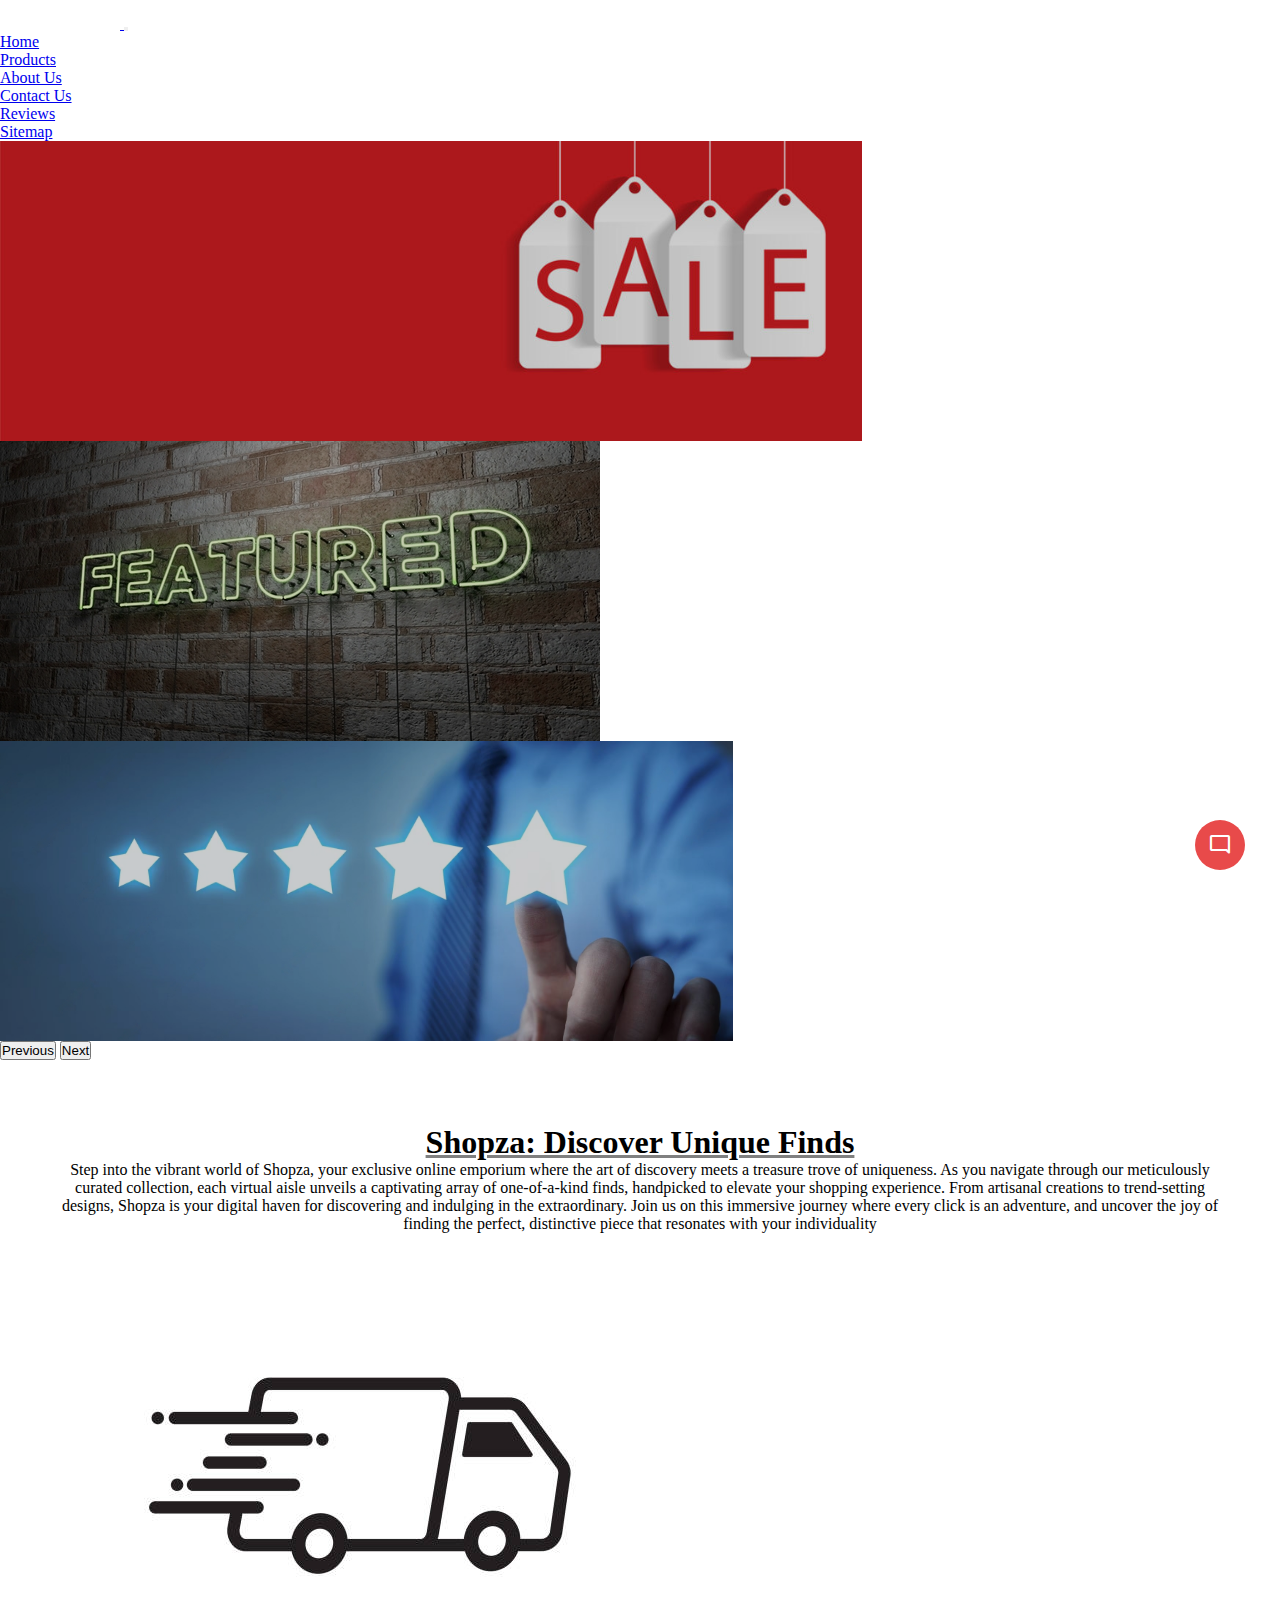
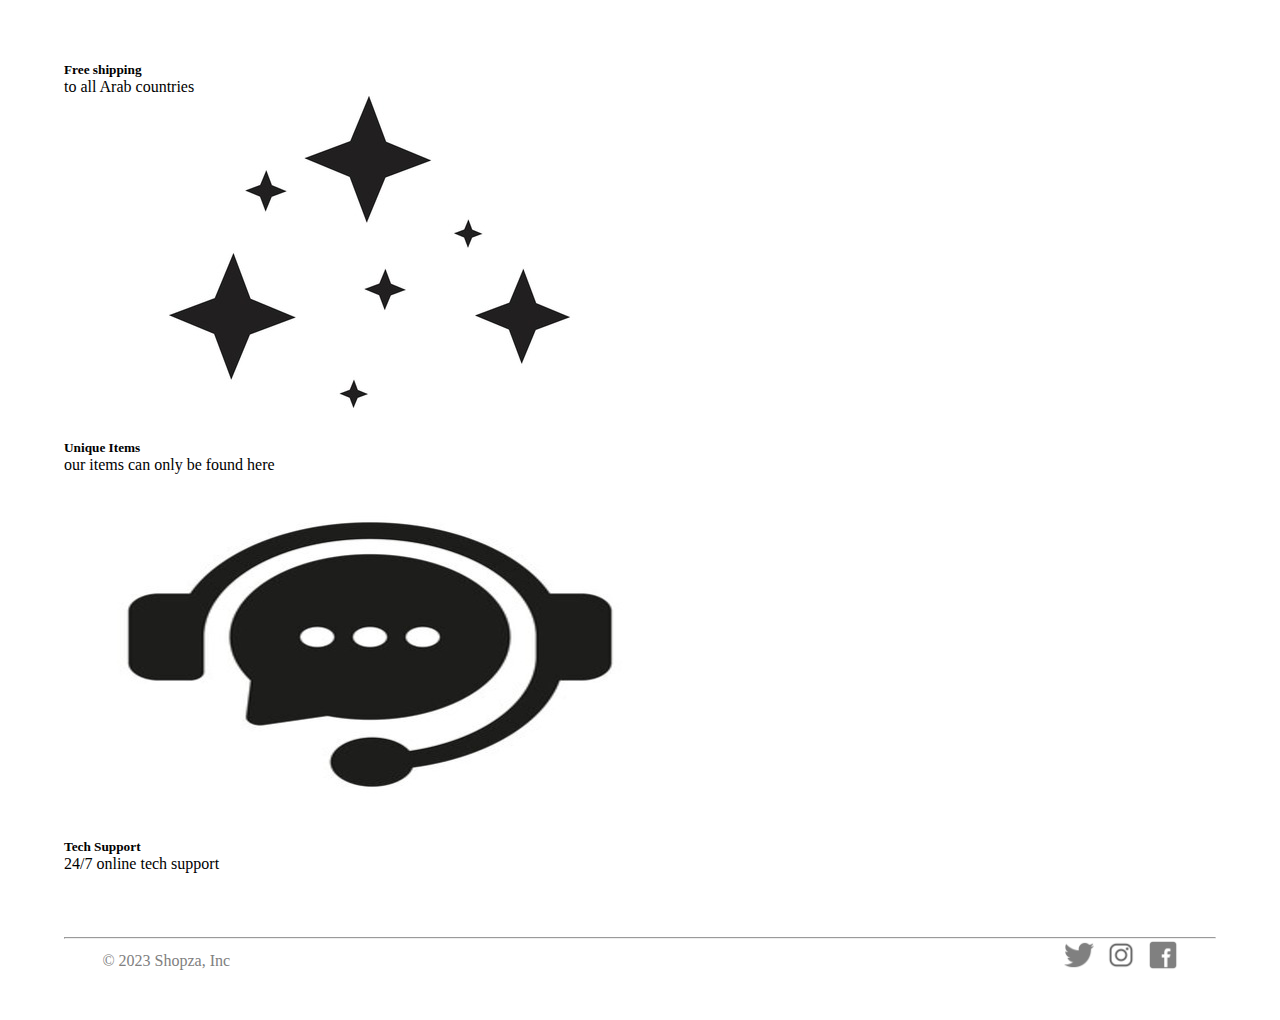
<file: index.html>
<!DOCTYPE html>
<html lang="en">

<head>
  <title>Shopza</title>
  <link href="styles.css" rel="stylesheet">
  <link href="https://cdn.jsdelivr.net/npm/bootstrap@5.3.2/dist/css/bootstrap.min.css" rel="stylesheet"
    integrity="sha384-T3c6CoIi6uLrA9TneNEoa7RxnatzjcDSCmG1MXxSR1GAsXEV/Dwwykc2MPK8M2HN" crossorigin="anonymous">
  <script src="https://cdn.jsdelivr.net/npm/bootstrap@5.3.2/dist/js/bootstrap.bundle.min.js"
    integrity="sha384-C6RzsynM9kWDrMNeT87bh95OGNyZPhcTNXj1NW7RuBCsyN/o0jlpcV8Qyq46cDfL"
    crossorigin="anonymous"></script>
  <script src="script.js" defer></script>
  <link rel="stylesheet" href="chatbot.css">
  <link rel="stylesheet"
    href="https://fonts.googleapis.com/css2?family=Material+Symbols+Outlined:opsz,wght,FILL,GRAD@48,400,0,0" />
  <link rel="stylesheet"
    href="https://fonts.googleapis.com/css2?family=Material+Symbols+Rounded:opsz,wght,FILL,GRAD@48,400,1,0" />
</head>

<body>
  <!--Navigation Bar-->
  <nav class="navbar navbar-expand-lg navbar-dark bg-dark">
    <div class="container-fluid">
      <a class="navbar-brand" href="index.html">
        <img class="logo" src="data/white_logo.png" width="120px">
      </a>
      <button class="navbar-toggler" type="button" data-bs-toggle="collapse" data-bs-target="#navbarSupportedContent"
        aria-controls="navbarSupportedContent" aria-expanded="false" aria-label="Toggle navigation">
        <span class="navbar-toggler-icon"></span>
      </button>
      <div class="collapse navbar-collapse" id="navbarSupportedContent">
        <ul class="navbar-nav ms-auto">
          <li class="nav-item">
            <a class="nav-link active" aria-current="page" href="index.html">Home</a>
          </li>
          <li class="nav-item">
            <a class="nav-link" href="products.html">Products</a>
          </li>
          <li class="nav-item">
            <a class="nav-link" href="About us.html">About Us</a>
          </li>
          <li class="nav-item">
            <a class="nav-link" href="Contact us.html">Contact Us</a>
          </li>
          <li class="nav-item">
            <a class="nav-link" href="reviews.html">Reviews</a>
          </li>
          <li class="nav-item">
            <a class="nav-link" href="SiteMap.html">Sitemap</a>
          </li>
        </ul>
      </div>
    </div>
  </nav>
  <!--End of navigation bar-->
  <!--Carousel Slide-->
  <div id="carouselExample" class="carousel slide c">
    <div class="carousel-inner">
      <div class="carousel-item active c-item">
        <a href="products.html#sale"><img src="data/sale.jpg" class="d-block w-100 c-img" alt="..."></a>
        <div class="carousel-caption d-md-block">
          <h5 class="carsouel-text">Exclusive Sales</h5>
          <p class="carsouel-text">Best prices you'll get anywhere!</p>
        </div>
      </div>
      <div class="carousel-item c-item">
        <a href="products.html#featured"><img src="data/featured.jpeg" class="d-block w-100 c-img" alt="..."></a>
        <div class="carousel-caption d-md-block">
          <h5 class="carsouel-text">Featured Gems</h5>
          <p class="carsouel-text">Explore our Spotlight Collection</p>
        </div>
      </div>
      <div class="carousel-item c-item">
        <a href="reviews.html#revs"><img src="data/5stars.jpeg" class="d-block w-100 c-img" alt="..."></a>
        <div class="carousel-caption d-md-block">
          <h5 class="carsouel-text">Top Rated Site</h5>
          <p class="carsouel-text">The best experience you'll get anywhere</p>
        </div>
      </div>
    </div>
    <button class="carousel-control-prev" type="button" data-bs-target="#carouselExample" data-bs-slide="prev">
      <span class="carousel-control-prev-icon" aria-hidden="true"></span>
      <span class="visually-hidden">Previous</span>
    </button>
    <button class="carousel-control-next" type="button" data-bs-target="#carouselExample" data-bs-slide="next">
      <span class="carousel-control-next-icon" aria-hidden="true"></span>
      <span class="visually-hidden">Next</span>
    </button>
  </div>
  <!--End of Slide-->
  <h1 class="title">Shopza: Discover Unique Finds</h1>
  <p style="text-align: center; margin: auto 4%;">Step into the vibrant world of Shopza, your exclusive online emporium
    where the art of discovery meets a treasure trove of uniqueness. As you navigate through our meticulously curated
    collection, each virtual aisle unveils a captivating array of one-of-a-kind finds, handpicked to elevate your
    shopping experience. From artisanal creations to trend-setting designs, Shopza is your digital haven for discovering
    and indulging in the extraordinary. Join us on this immersive journey where every click is an adventure, and uncover
    the joy of finding the perfect, distinctive piece that resonates with your individuality</p>
  <!--First set of cards-->
  <div style="margin: 5%;">
    <div class="row gy-3">
      <div class="col-md-4">
        <div class="card featureCard">
          <img src="data/free_shiping.jpg" class="card-img-top" alt="...">
          <div class="card-body">
            <h5 class="card-title">Free shipping</h5>
            <p class="card-text">to all Arab countries</p>
          </div>
        </div>
      </div>
      <div class="col-md-4">
        <div class="card featureCard">
          <img src="data/stars.jpg" class="card-img-top" alt="...">
          <div class="card-body">
            <h5 class="card-title" style="padding-top: 28px;">Unique Items</h5>
            <p class="card-text">our items can only be found here</p>
          </div>
        </div>
      </div>
      <div class="col-md-4">
        <div class="card featureCard">
          <img src="data/tech_support.jpg" class="card-img-top" alt="...">
          <div class="card-body">
            <h5 class="card-title">Tech Support</h5>
            <p class="card-text">24/7 online tech support</p>
          </div>
        </div>
      </div>
    </div>
  </div>
  <!--End of first set of cards-->
  <footer>
    <hr>
    <p>&COPY; 2023 Shopza, Inc</p>
    <div>
      <img src="data/twitter-512.png" alt="twitter" onclick="window.location.href = 'https://www.twitter.com/'">
      <img src="data/instagram.png" alt="instagram" onclick="window.location.href = 'https://www.instagram.com/'">
      <img src="data/facebook.png" alt="facebook" onclick="window.location.href = 'https://www.facebook.com/'"
        style="margin-right: 8%;">
    </div>
  </footer>
  <!--Chatbot start-->
  <button class="chatbot-toggler">
    <span class="material-symbols-rounded">mode_comment</span>
    <span class="material-symbols-outlined">close</span>
  </button>
  <div class="chatbot">
    <header>
      <h2>Chatbot</h2>
      <span class="close-btn material-symbols-outlined">close</span>
    </header>
    <ul class="chatbox">
      <li class="chat incoming">
        <span class="material-symbols-outlined">smart_toy</span>
        <p>Hi there 👋<br>How can I help you today?</p>
      </li>
    </ul>
    <div class="chat-input">
      <textarea placeholder="Enter a message..." spellcheck="false" required></textarea>
      <span id="send-btn" class="material-symbols-rounded">send</span>
    </div>
  </div>
  <!--Chatbot finished-->
</body>

</html>
</file>
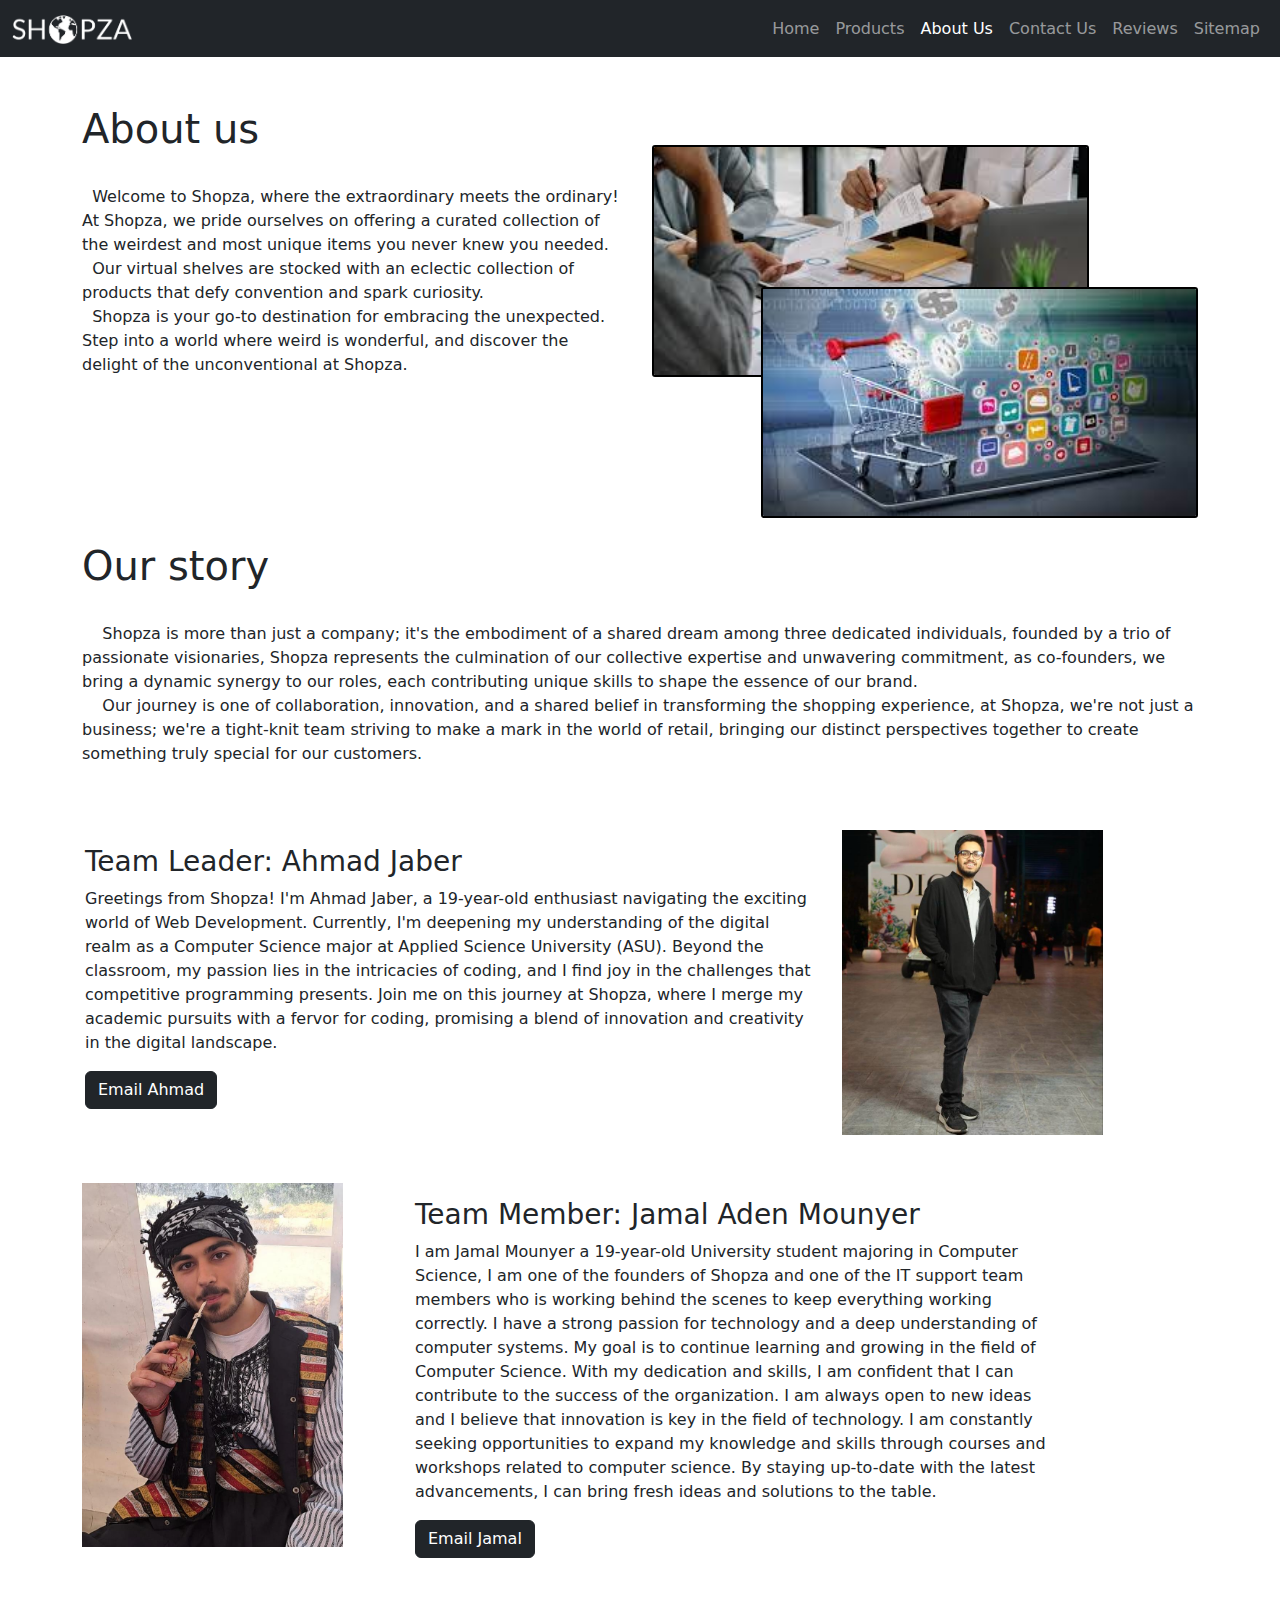
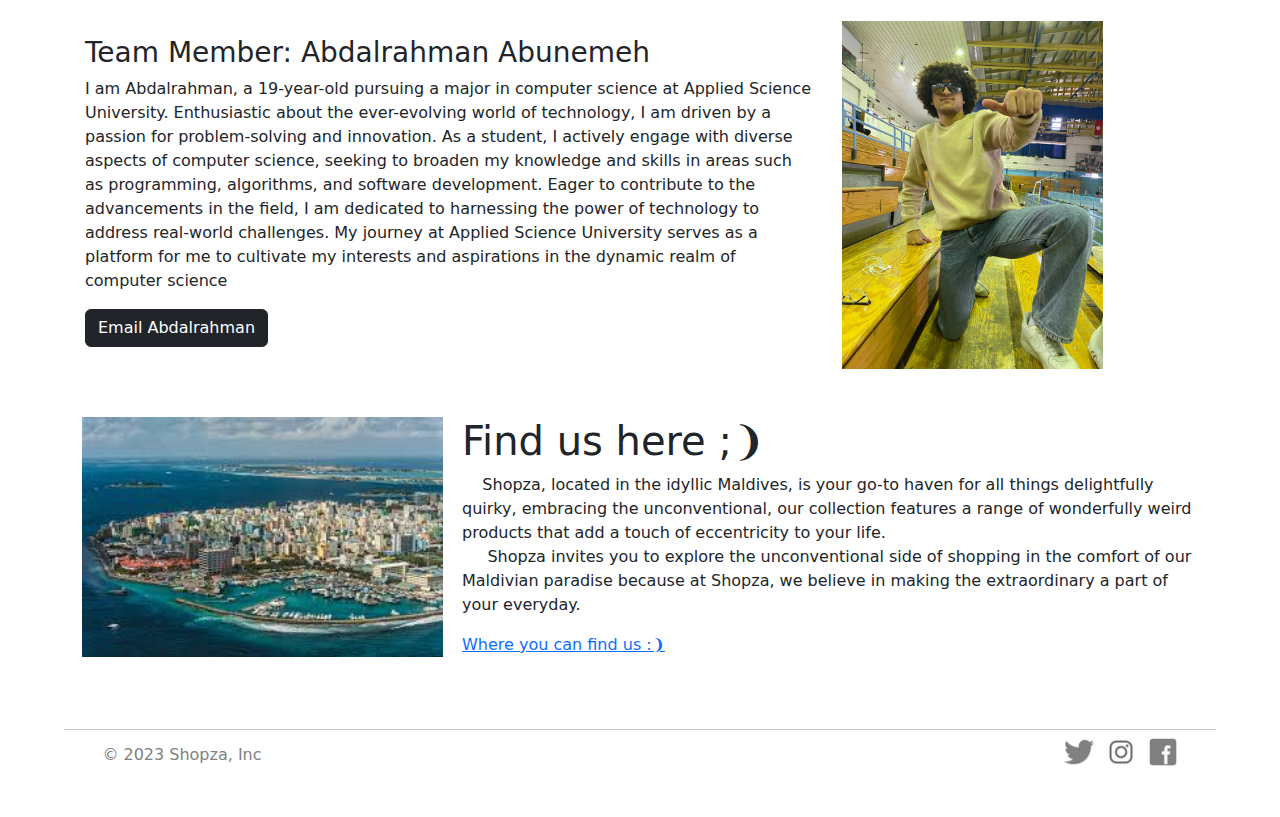
<file: About us.html>
<!DOCTYPE html>
<html lang="en">

<head>
  <link rel="stylesheet" href="styles.css">
  <link href="https://cdn.jsdelivr.net/npm/bootstrap@5.1.3/dist/css/bootstrap.min.css" rel="stylesheet">
  <title>About us</title>
</head>

<body>
  <nav class="navbar navbar-expand-lg navbar-dark bg-dark">
    <div class="container-fluid">
      <a class="navbar-brand" href="index.html">
        <img class="logo" src="data/white_logo.png" width="120px">
      </a>
      <button class="navbar-toggler" type="button" data-bs-toggle="collapse" data-bs-target="#navbarSupportedContent"
        aria-controls="navbarSupportedContent" aria-expanded="false" aria-label="Toggle navigation">
        <span class="navbar-toggler-icon"></span>
      </button>
      <div class="collapse navbar-collapse" id="navbarSupportedContent">
        <ul class="navbar-nav ms-auto">
          <li class="nav-item">
            <a class="nav-link" aria-current="page" href="index.html">Home</a>
          </li>
          <li class="nav-item">
            <a class="nav-link" href="products.html">Products</a>
          </li>
          <li class="nav-item">
            <a class="nav-link active" href="About us.html">About Us</a>
          </li>
          <li class="nav-item">
            <a class="nav-link" href="Contact us.html">Contact Us</a>
          </li>
          <li class="nav-item">
            <a class="nav-link" href="reviews.html">Reviews</a>
          </li>
          <li class="nav-item">
            <a class="nav-link" href="SiteMap.html">Sitemap</a>
          </li>
        </ul>
      </div>
    </div>
  </nav> <br> <br>
  <div class="container">
    <div class="row">
      <div class="col">
        <h1>About us</h1>
      </div>
    </div><br>
    <div class="row">
      <div class="col-6" style="text-align: left;">
        <p>
          &nbsp;&nbsp;Welcome to Shopza, where the extraordinary meets the ordinary! At Shopza, we pride ourselves on
          offering a curated collection of the weirdest and most unique items you never knew you needed.<br>
          &nbsp;&nbsp;Our virtual shelves are stocked with an eclectic collection of products that defy convention and
          spark curiosity.<br>
          &nbsp;&nbsp;Shopza is your go-to destination for embracing the unexpected. Step into a world where weird is
          wonderful, and discover the delight of the unconventional at Shopza.
        </p>
      </div>
      <div class="col-6">
        <!--Add two photos over each other-->
        <img src="Images/Bussiness.jpg"
          style="background-color: aquamarine; width: 80%; margin-right: 20%; margin-top:-40px; border:2px solid black; border-radius: 3px;">
        <img src="Images/Online shopping.jpg"
          style="background-color: brown; width: 80%; margin-left:20%; margin-top:-90px; border:2px solid black; border-radius:3px;">
      </div>
    </div><br>
    <div class="row">
      <div class="col">
        <h1>Our story</h1><br>
        <p>
          &nbsp;&nbsp;&nbsp;&nbsp;Shopza is more than just a company; it's the embodiment of a shared dream among three
          dedicated individuals,
          founded by a trio of passionate visionaries, Shopza represents the culmination of our collective expertise and
          unwavering commitment,
          as co-founders, we bring a dynamic synergy to our roles, each contributing unique skills to shape the essence
          of our brand.
          <br>&nbsp;&nbsp;&nbsp;&nbsp;Our journey is one of collaboration, innovation, and a shared belief in
          transforming the shopping experience,
          at Shopza, we're not just a business; we're a tight-knit team striving to make a mark in the world of retail,
          bringing our distinct perspectives together to create something truly special for our customers.
        </p>
      </div>
    </div><br><br>
    <div class="row">
      <div class="col-8" style="padding:15px; ">
        <h3>Team Leader: Ahmad Jaber</h3>
        <!--About him-->
        <p>Greetings from Shopza! I'm Ahmad Jaber, a 19-year-old enthusiast navigating the exciting world of Web
          Development. Currently, I'm deepening my understanding of the digital realm as a Computer Science major at
          Applied Science University (ASU). Beyond the classroom, my passion lies in the intricacies of coding, and I
          find joy in the challenges that competitive programming presents. Join me on this journey at Shopza, where I
          merge my academic pursuits with a fervor for coding, promising a blend of innovation and creativity in the
          digital landscape.</p>
        <a href="emailto:aduplays0@gmail.com" class="btn btn-dark">Email Ahmad</a>
      </div>
      <div class="col-3">
        <img src="Images/Ahmad.jfif" width="100%">
      </div>
    </div><br><br>
    <div class="row">
      <div class="col-3">
        <img src="Images/Jamal.jfif" width="100%">
      </div>
      <div class="col-8" style="padding:15px 60px;">
        <h3>Team Member: Jamal Aden Mounyer</h3>
        <!--About him-->
        <p>I am Jamal Mounyer a 19-year-old University student majoring in Computer Science, I am one of the founders of Shopza and one of the IT support team members who is working behind the scenes to keep everything working correctly. 

I have a strong passion for technology and a deep understanding of computer systems. My goal is to continue learning and growing in the field of Computer Science. With my dedication and skills, I am confident that I can contribute to the success of the organization. 

I am always open to new ideas and I believe that innovation is key in the field of technology. I am constantly seeking opportunities to expand my knowledge and skills through courses and workshops related to computer science. By staying up-to-date with the latest advancements, I can bring fresh ideas and solutions to the table.</p>
        <a href="emailto:jamal.aldeen.almoner1@gmail.com" class="btn btn-dark">Email Jamal</a>
      </div>
    </div><br><br>
    <div class="row">
      <div class="col-8" style="padding:15px;">
        <h3>Team Member: Abdalrahman Abunemeh</h3>
        <!--About him-->
        <p>I am Abdalrahman, a 19-year-old pursuing a major in computer science at Applied Science University.
          Enthusiastic about the ever-evolving world of technology, I am driven by a passion for problem-solving and
          innovation. As a student, I actively engage with diverse aspects of computer science, seeking to broaden my
          knowledge and skills in areas such as programming, algorithms, and software development. Eager to contribute
          to the advancements in the field, I am dedicated to harnessing the power of technology to address real-world
          challenges. My journey at Applied Science University serves as a platform for me to cultivate my interests and
          aspirations in the dynamic realm of computer science</p>
        <a href="emailto:aboodabunemeh04@gmail.com" class="btn btn-dark">Email Abdalrahman</a>
      </div>
      <div class="col-3">
        <img src="Images/Abd.jfif" width="100%">
      </div>
    </div><br><br>

    <div class="row">
      <div class="col-4">
        <img src="Images/Maldives.jfif" height="100%">
      </div>
      <div class="col-8">
        <h1>Find us here ;&#10089;</h1>
        <p>
          &nbsp;&nbsp;&nbsp;&nbsp;Shopza, located in the idyllic Maldives, is your go-to haven for all things
          delightfully quirky,
          embracing the unconventional, our collection features a range of wonderfully weird products that add a touch
          of eccentricity to your life.
          <br>&nbsp;&nbsp;&nbsp;&nbsp; Shopza invites you to explore the unconventional side of shopping in the comfort
          of our Maldivian paradise
          because at Shopza, we believe in making the extraordinary a part of your everyday.
        </p>
        <a href="https://maps.app.goo.gl/bGgk2MrbfbkJ28Fh6"> Where you can find us :&#10089; </a>
      </div>
    </div>
  </div><br><br><br>
  <footer>
    <hr>
    <p>&COPY; 2023 Shopza, Inc</p>
    <div>
      <img src="data/twitter-512.png" alt="twitter" onclick="window.location.href = 'https://www.twitter.com/'">
      <img src="data/instagram.png" alt="instagram" onclick="window.location.href = 'https://www.instagram.com/'">
      <img src="data/facebook.png" alt="facebook" onclick="window.location.href = 'https://www.facebook.com/'"
        style="margin-right: 8%;">
    </div>
  </footer>


  <script src="https://cdn.jsdelivr.net/npm/bootstrap@5.1.3/dist/js/bootstrap.bundle.min.js"></script>
</body>

</html>
</file>
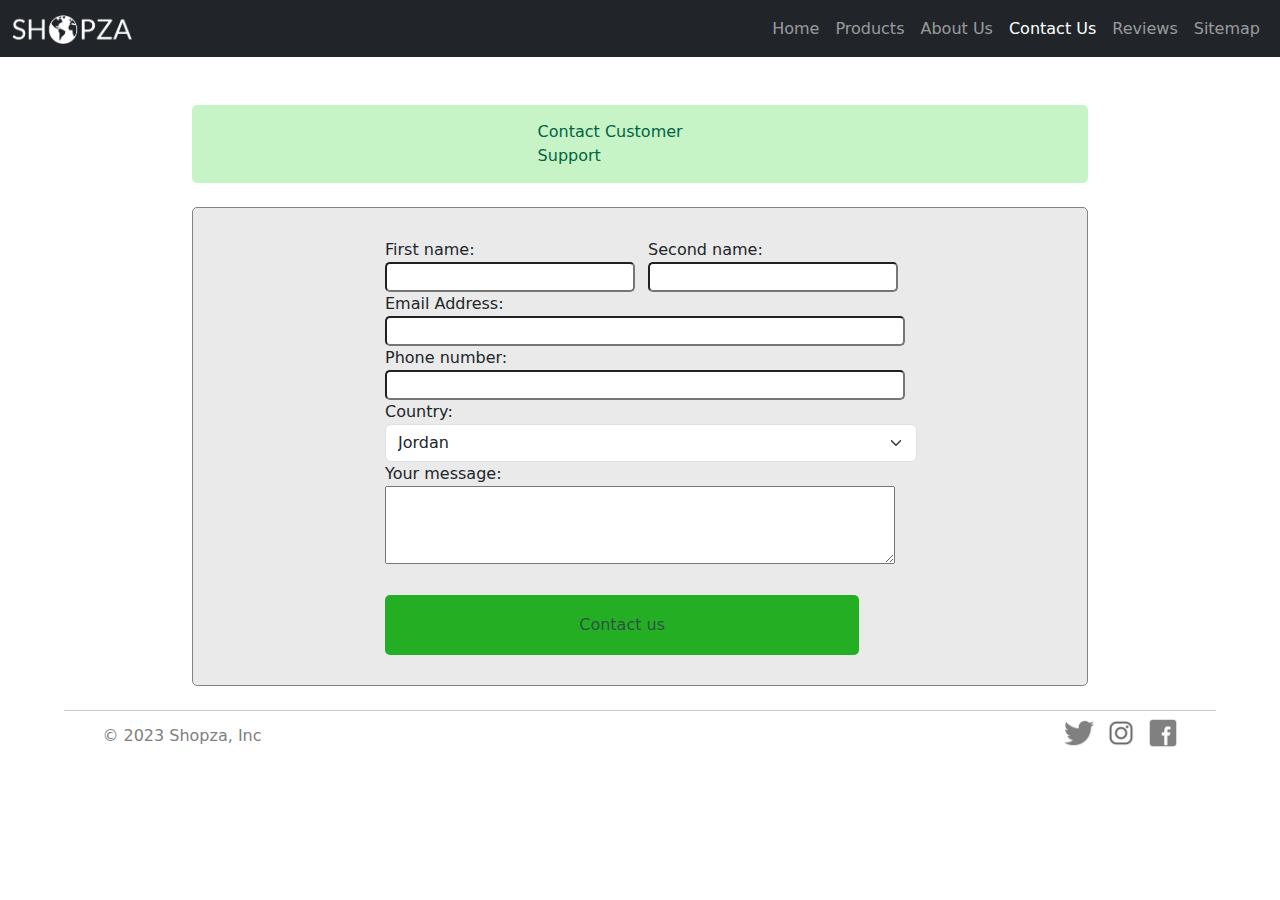
<file: Contact us.html>
<!DOCTYPE html>
<html lang="en">

<head>
  <link href="https://cdn.jsdelivr.net/npm/bootstrap@5.1.3/dist/css/bootstrap.min.css" rel="stylesheet">
  <link rel="stylesheet" href="styles.css">
  <title>Contact us</title>
  <style>
    #ContactForm {
      padding: 30px 15%;
      margin: auto;
      width: 70%;
      border: 1px solid rgb(133, 130, 130);
      background-color: rgb(234, 234, 234);
      border-radius: 5px;
    }

    #ContactForm input {
      border-radius: 5px;
    }

    #green {
      background-color: rgb(198, 244, 198);
      margin: auto;
      width: 70%;
      padding: 15px 27%;
      border-radius: 5px;
      color: rgb(4, 98, 67);
    }

    #ContactForm button {
      width: 93%;
      height: 60px;
      background-color: rgb(36, 174, 36);
      padding: 15px 30%;
      border-style: none;
      border-radius: 5px;
      color: rgb(44, 82, 69);
    }

    #ContactForm button:hover {
      background-color: rgb(152, 232, 152);
      color: rgb(102, 187, 157);
    }
  </style>
</head>

<body>
  <nav class="navbar navbar-expand-lg navbar-dark bg-dark">
    <div class="container-fluid">
      <a class="navbar-brand" href="index.html">
        <img class="logo" src="data/white_logo.png" width="120px">
      </a>
      <button class="navbar-toggler" type="button" data-bs-toggle="collapse" data-bs-target="#navbarSupportedContent"
        aria-controls="navbarSupportedContent" aria-expanded="false" aria-label="Toggle navigation">
        <span class="navbar-toggler-icon"></span>
      </button>
      <div class="collapse navbar-collapse" id="navbarSupportedContent">
        <ul class="navbar-nav ms-auto">
          <li class="nav-item">
            <a class="nav-link" aria-current="page" href="index.html">Home</a>
          </li>
          <li class="nav-item">
            <a class="nav-link" href="products.html">Products</a>
          </li>
          <li class="nav-item">
            <a class="nav-link" href="About us.html">About Us</a>
          </li>
          <li class="nav-item">
            <a class="nav-link active" href="Contact us.html">Contact Us</a>
          </li>
          <li class="nav-item">
            <a class="nav-link" href="reviews.html">Reviews</a>
          </li>
          <li class="nav-item">
            <a class="nav-link" href="SiteMap.html">Sitemap</a>
          </li>
        </ul>
      </div>
    </div>
  </nav> <br> <br>
  <div id="green">
    Contact Customer Support
  </div><br>
  <form id="ContactForm">
    <label>First name:<br>
      <input type="text" style="width: 120%;">
    </label>
    <label style="margin-left: 50px;">
      Second name:<br>
      <input type="email" style="width: 120%;">
    </label><br>
    <label>
      Email Address:<br>
      <input type="email" style="width:250%;">
    </label><br>
    <label>
      Phone number:<br>
      <input type="number" style="width: 250%;">
    </label><br>
    <label>
      Country:<br>
      <select class="form-select" name="DeliverTo" style="width:350%;">
        <option selected>Jordan</option>
        <option>Syria</option>
        <option>Palestine</option>
        <option>Lebanon</option>
        <option>Iraq</option>
        <option>Egypt</option>
        <option>Saudi Arabia</option>
      </select>
    </label><br>
    <label>
      Your message:<br>
      <textarea rows="3" style="width:277%;"></textarea>
    </label><br><br>
    <button>Contact us</button>
  </form><br>
  <footer>
    <hr>
    <p>&COPY; 2023 Shopza, Inc</p>
    <div>
      <img src="data/twitter-512.png" alt="twitter" onclick="window.location.href = 'https://www.twitter.com/'">
      <img src="data/instagram.png" alt="instagram" onclick="window.location.href = 'https://www.instagram.com/'">
      <img src="data/facebook.png" alt="facebook" onclick="window.location.href = 'https://www.facebook.com/'"
        style="margin-right: 8%;">
    </div>
  </footer>
</body>
</html>
</file>
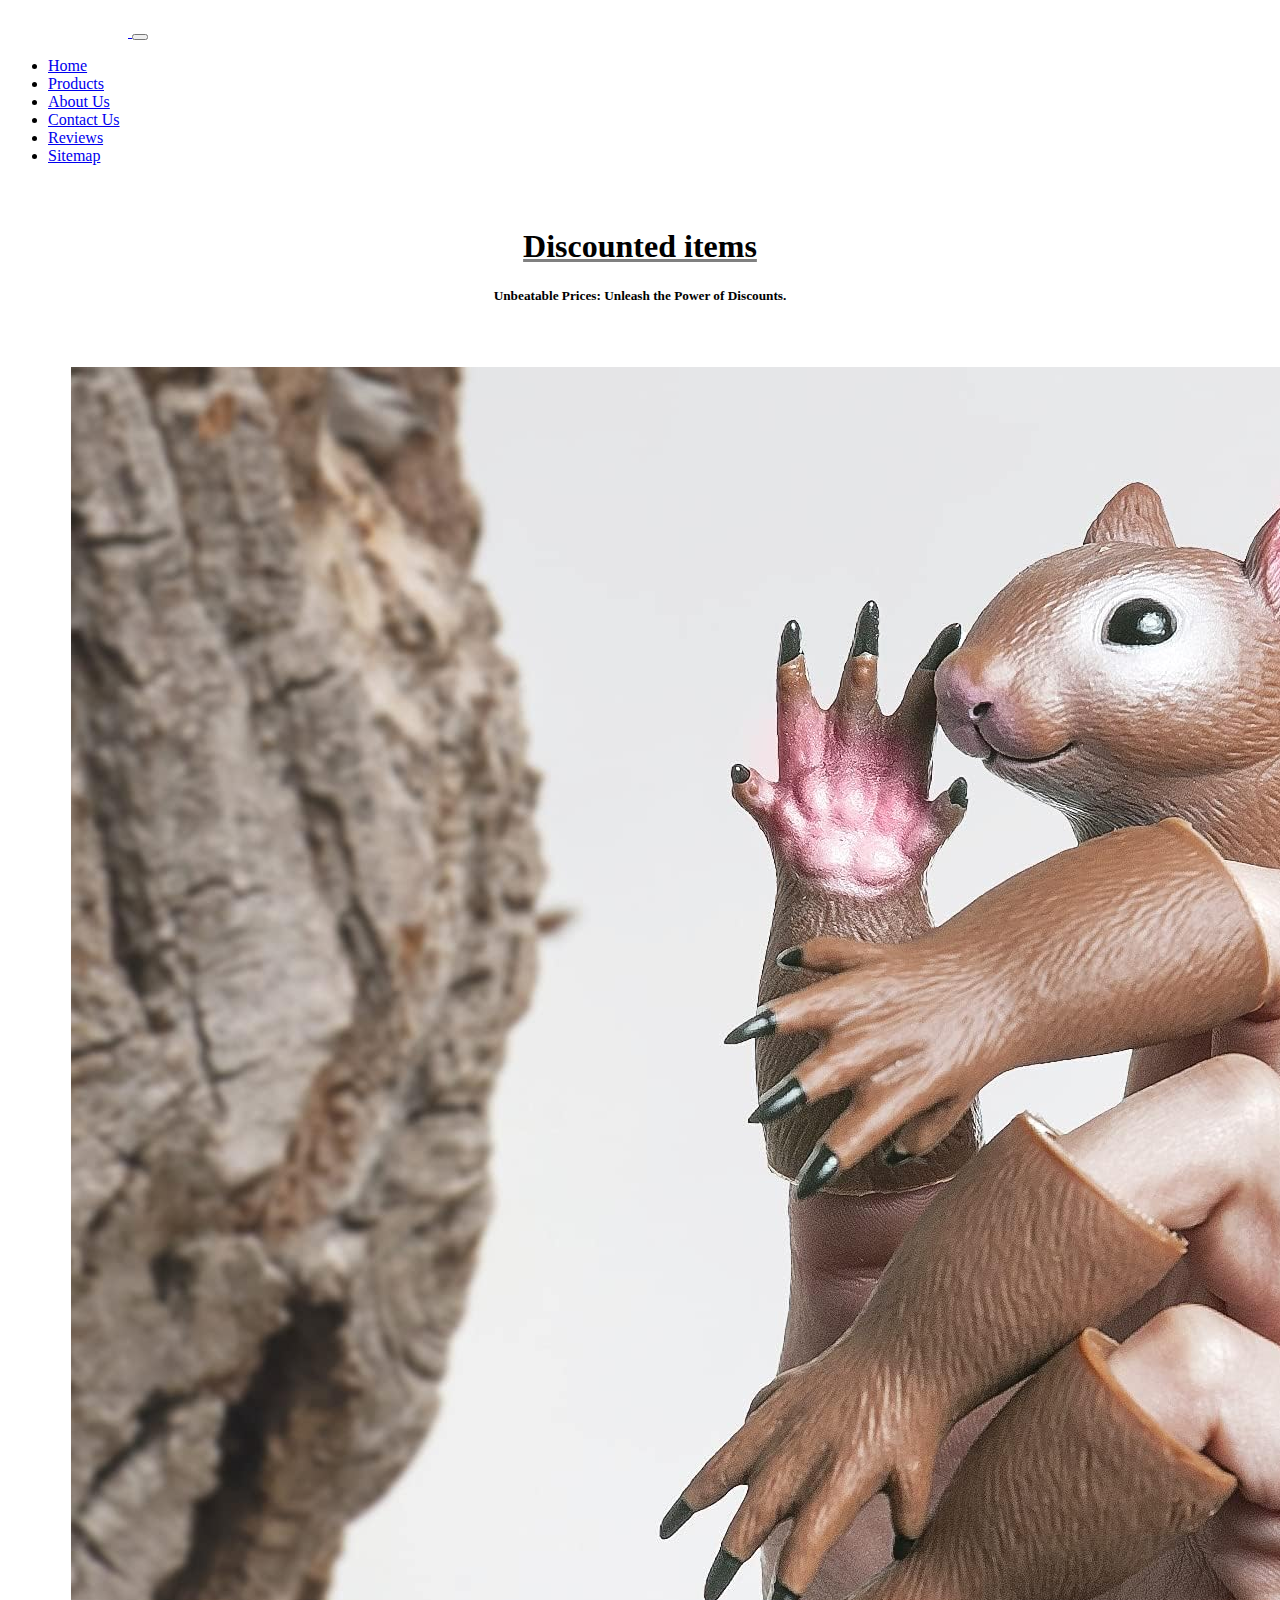
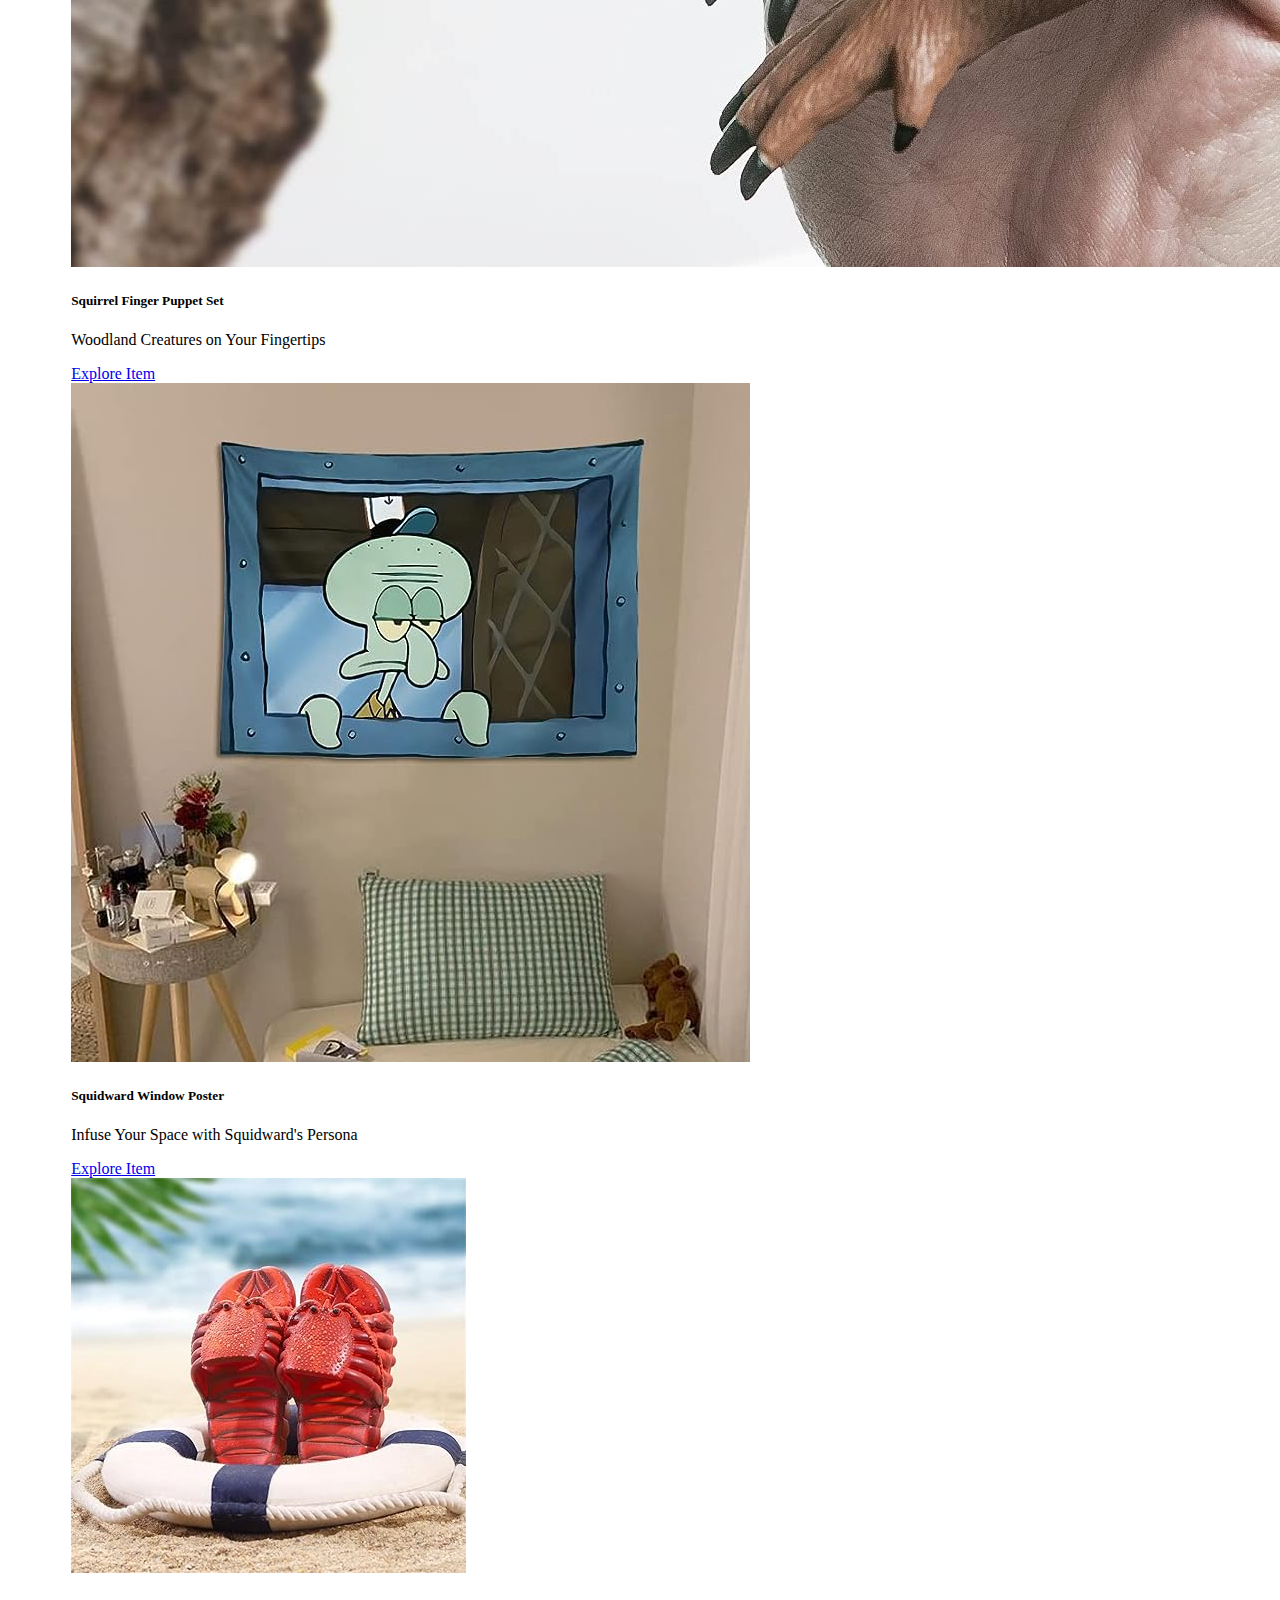
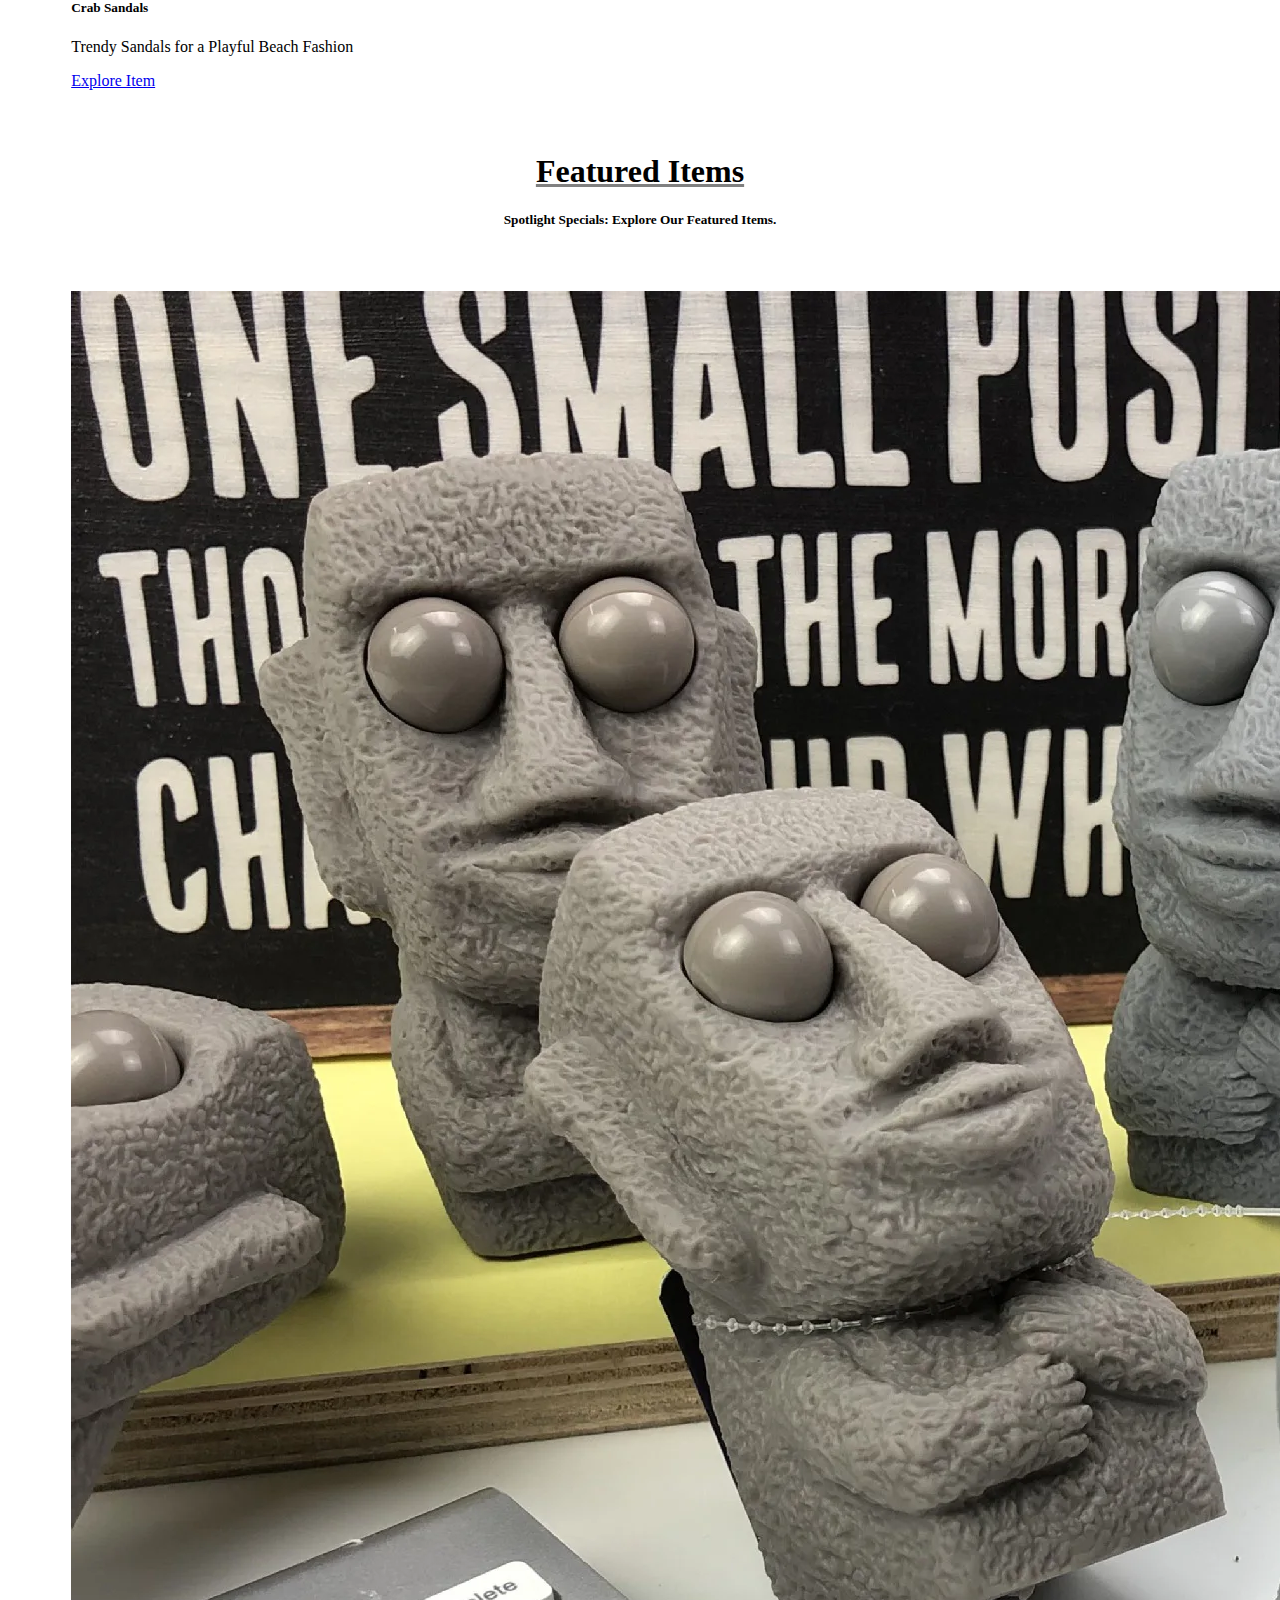
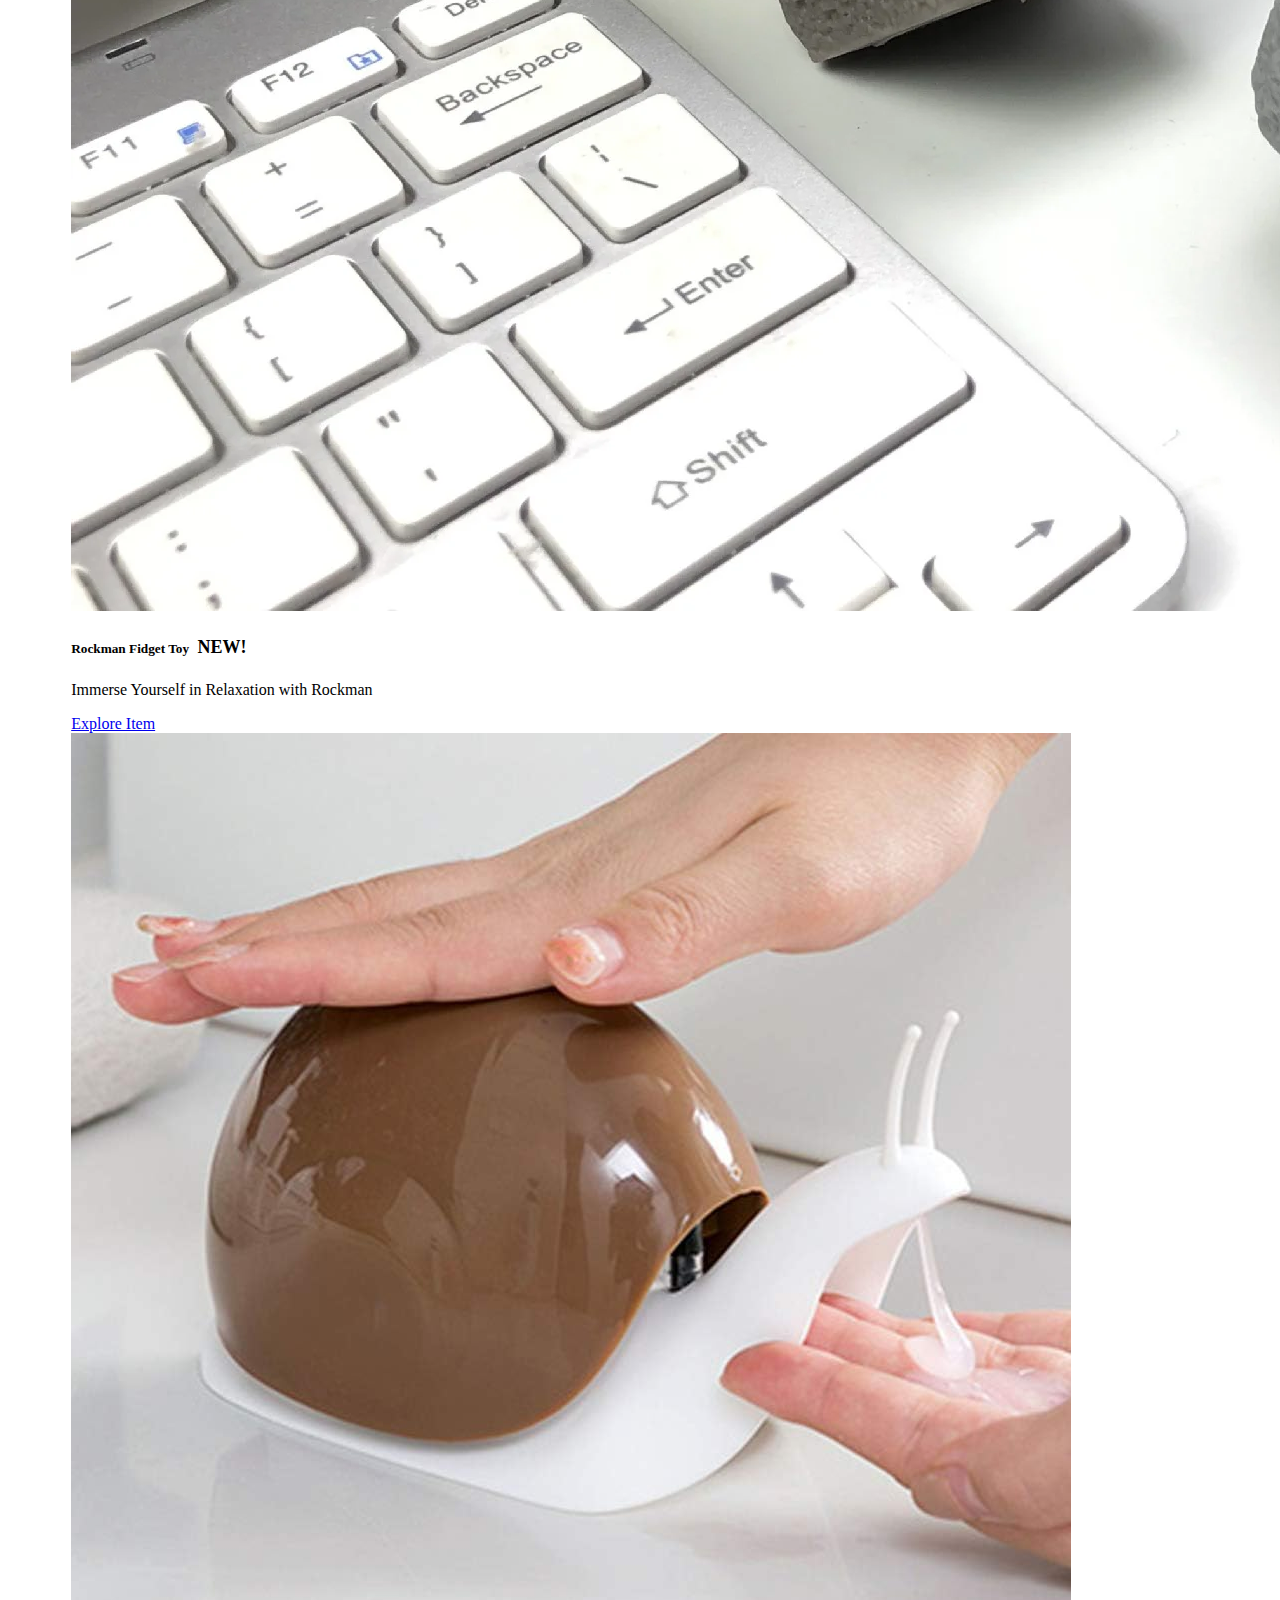
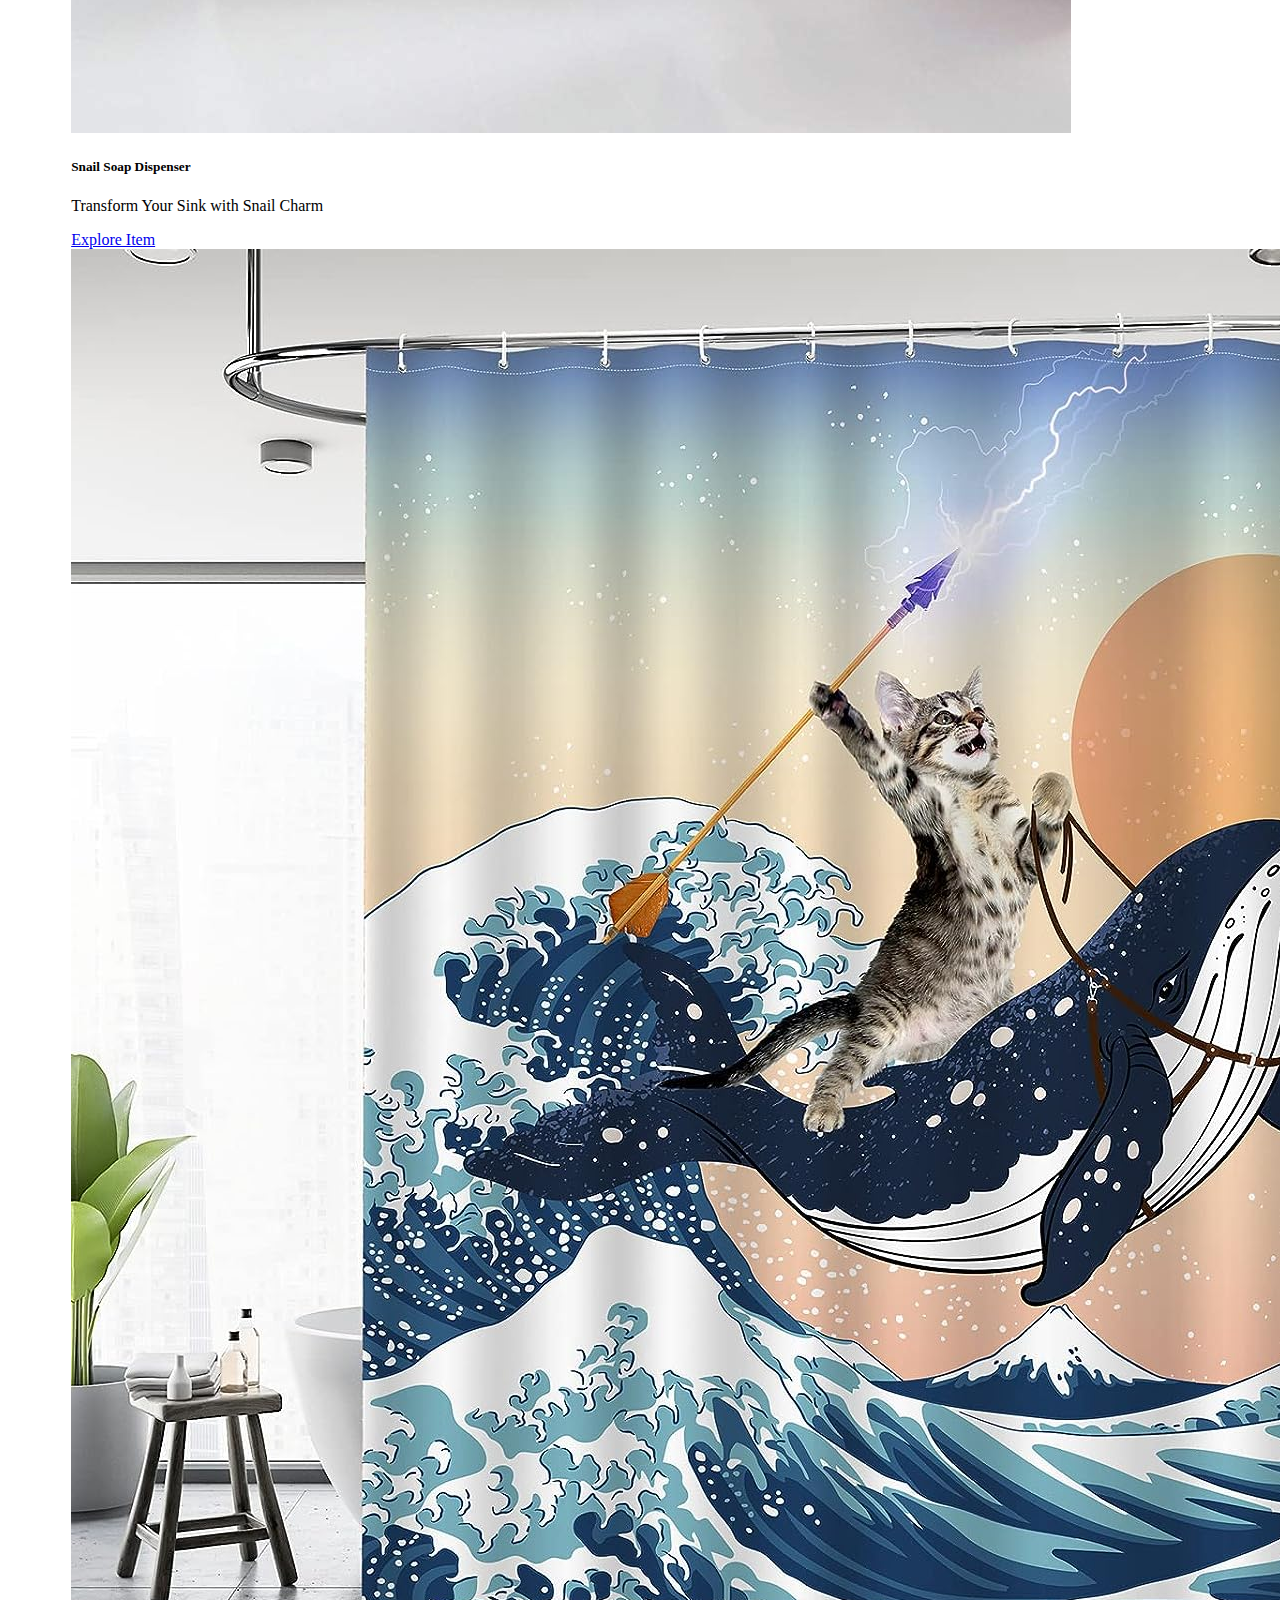
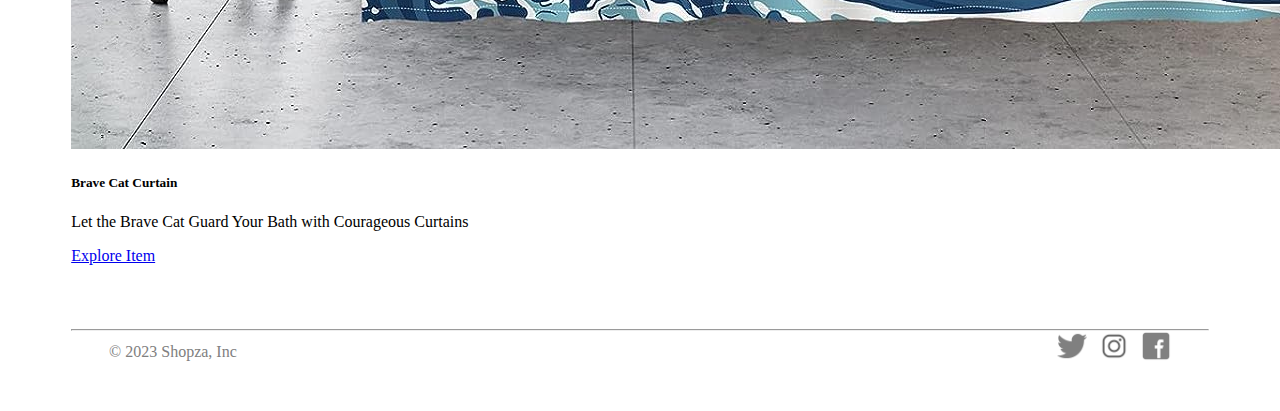
<file: products.html>
<!DOCTYPE html>
<html lang="en">

<head>
  <title>Products</title>
  <link href="styles.css" rel="stylesheet">
  <link href="https://cdn.jsdelivr.net/npm/bootstrap@5.3.2/dist/css/bootstrap.min.css" rel="stylesheet"
    integrity="sha384-T3c6CoIi6uLrA9TneNEoa7RxnatzjcDSCmG1MXxSR1GAsXEV/Dwwykc2MPK8M2HN" crossorigin="anonymous">
  <script src="https://cdn.jsdelivr.net/npm/bootstrap@5.3.2/dist/js/bootstrap.bundle.min.js"
    integrity="sha384-C6RzsynM9kWDrMNeT87bh95OGNyZPhcTNXj1NW7RuBCsyN/o0jlpcV8Qyq46cDfL"
    crossorigin="anonymous"></script>
  <script src="script.js"></script>
  <style>
    .btn-danger:hover {
      filter: brightness(1.3);
    }

    .card:active {
      transform: scale(1.03);
      filter: brightness(0.9);

    }
  </style>
</head>

<body>
  <!--Navigation Bar-->
  <!--Navigation Bar-->
  <nav class="navbar navbar-expand-lg navbar-dark bg-dark">
    <div class="container-fluid">
      <a class="navbar-brand" href="index.html">
        <img class="logo" src="data/white_logo.png" width="120px">
      </a>
      <button class="navbar-toggler" type="button" data-bs-toggle="collapse" data-bs-target="#navbarSupportedContent"
        aria-controls="navbarSupportedContent" aria-expanded="false" aria-label="Toggle navigation">
        <span class="navbar-toggler-icon"></span>
      </button>
      <div class="collapse navbar-collapse" id="navbarSupportedContent">
        <ul class="navbar-nav ms-auto">
          <li class="nav-item">
            <a class="nav-link" aria-current="page" href="index.html">Home</a>
          </li>
          <li class="nav-item">
            <a class="nav-link active" href="products.html">Products</a>
          </li>
          <li class="nav-item">
            <a class="nav-link" href="About us.html">About Us</a>
          </li>
          <li class="nav-item">
            <a class="nav-link" href="Contact us.html">Contact Us</a>
          </li>
          <li class="nav-item">
            <a class="nav-link" href="reviews.html">Reviews</a>
          </li>
          <li class="nav-item">
            <a class="nav-link" href="SiteMap.html">Sitemap</a>
          </li>
        </ul>
      </div>
    </div>
  </nav>
  <!--End of navigation bar-->
  <!--End of navigation bar-->
  <h1 class="title" id="sale">Discounted items</h1>
  <h5 style="text-align: center;">Unbeatable Prices: Unleash the Power of Discounts.</h5>
  <p style="text-align: center; margin: auto 4%;"></p>
  <!--First set of cards-->
  <div style="margin: 5%;">
    <div class="row gy-3">
      <div class="col-md-4">
        <div class="card" onclick="window.location.href = 'Products/Product1.html'">
          <img src="data/chipmunk.jpg" class="card-img-top" alt="...">
          <div class="card-body">
            <h5 class="card-title">Squirrel Finger Puppet Set</h5>
            <p class="card-text">Woodland Creatures on Your Fingertips</p>
            <a href="#" class="btn btn-dark">Explore Item</a>
          </div>
        </div>
      </div>
      <div class="col-md-4">
        <div class="card" onclick="window.location.href = 'Products/Product2.html'">
          <img src="data/squid.jpg" class="card-img-top" alt="...">
          <div class="card-body">
            <h5 class="card-title">Squidward Window Poster</h5>
            <p class="card-text">Infuse Your Space with Squidward's Persona</p>
            <a href="#" class="btn btn-dark">Explore Item</a>
          </div>
        </div>
      </div>
      <div class="col-md-4">
        <div class="card" onclick="window.location.href = 'Products/Product 4.html'">
          <img src="data/crab.jpg" class="card-img-top" alt="...">
          <div class="card-body">
            <h5 class="card-title">Crab Sandals</h5>
            <p class="card-text">Trendy Sandals for a Playful Beach Fashion</p>
            <a href="#" class="btn btn-dark">Explore Item</a>
          </div>
        </div>
      </div>
    </div>
  </div>
  <!--End of first set of cards-->
  <h1 class="title" id="featured">Featured Items</h1>
  <h5 style="text-align: center;">Spotlight Specials: Explore Our Featured Items.</h5>
  <p style="text-align: center; margin: auto 4%;"></p>
  <!--First set of cards-->
  <div style="margin: 5%;">
    <div class="row gy-3">
      <div class="col-md-4">
        <div class="card" onclick="window.location.href = 'Products/Product3.html'">
          <img src="data/rockman2.webp" class="card-img-top" alt="...">
          <div class="card-body">
            <h5 class="card-title">Rockman Fidget Toy <span class="btn btn-danger"
                style="font-size: large; margin-left: 5px;">NEW!</span> </h5>
            <p class="card-text">Immerse Yourself in Relaxation with Rockman</p>
            <a href="#" class="btn btn-dark">Explore Item</a>
          </div>
        </div>
      </div>
      <div class="col-md-4">
        <div class="card" onclick="window.location.href = 'Products/Product 6.html'">
          <img src="data/snail.jpg" class="card-img-top" alt="...">
          <div class="card-body">
            <h5 class="card-title">Snail Soap Dispenser</h5>
            <p class="card-text">Transform Your Sink with Snail Charm</p>
            <a href="#" class="btn btn-dark">Explore Item</a>
          </div>
        </div>
      </div>
      <div class="col-md-4">
        <div class="card" onclick="window.location.href = 'Products/Product 5.html'">
          <img src="data/cat.jpg" class="card-img-top" alt="...">
          <div class="card-body">
            <h5 class="card-title">Brave Cat Curtain</h5>
            <p class="card-text">Let the Brave Cat Guard Your Bath with Courageous Curtains</p>
            <a href="#" class="btn btn-dark">Explore Item</a>
          </div>
        </div>
      </div>
    </div>
  </div>
  <!--End of second set of cards-->
  <footer>
    <hr>
    <p>&COPY; 2023 Shopza, Inc</p>
    <div>
      <img src="data/twitter-512.png" alt="twitter" onclick="window.location.href = 'https://www.twitter.com/'">
      <img src="data/instagram.png" alt="instagram" onclick="window.location.href = 'https://www.instagram.com/'">
      <img src="data/facebook.png" alt="facebook" onclick="window.location.href = 'https://www.facebook.com/'"
        style="margin-right: 8%;">
    </div>
  </footer>
</body>

</html>
</file>
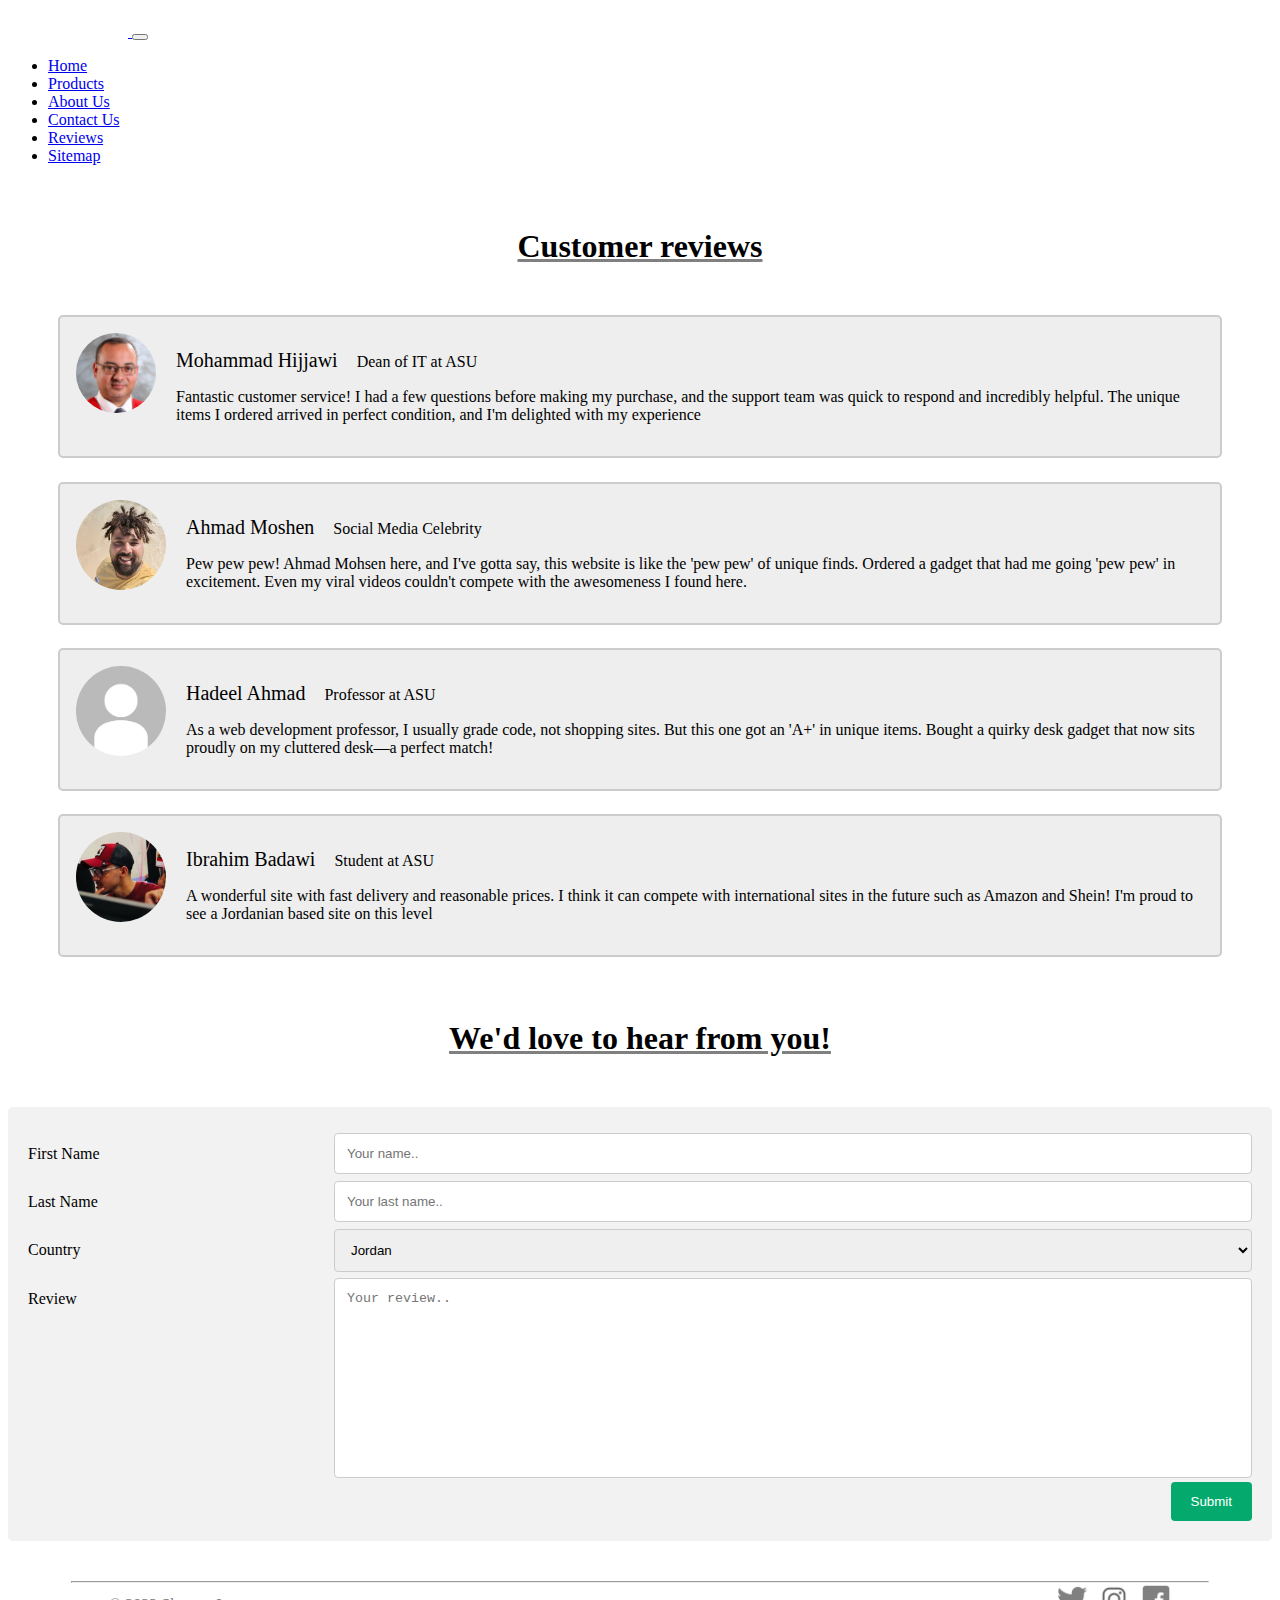
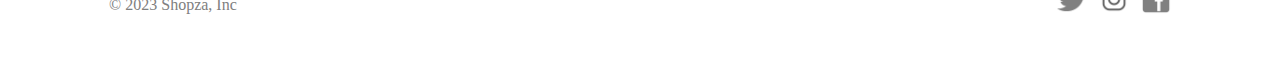
<file: reviews.html>
<!DOCTYPE html>
<html lang="en">

<head>
  <title>Reviews</title>
  <link href="styles.css" rel="stylesheet">
  <link href="https://cdn.jsdelivr.net/npm/bootstrap@5.3.2/dist/css/bootstrap.min.css" rel="stylesheet"
    integrity="sha384-T3c6CoIi6uLrA9TneNEoa7RxnatzjcDSCmG1MXxSR1GAsXEV/Dwwykc2MPK8M2HN" crossorigin="anonymous">
  <script src="https://cdn.jsdelivr.net/npm/bootstrap@5.3.2/dist/js/bootstrap.bundle.min.js"
    integrity="sha384-C6RzsynM9kWDrMNeT87bh95OGNyZPhcTNXj1NW7RuBCsyN/o0jlpcV8Qyq46cDfL"
    crossorigin="anonymous"></script>
  <style>
    /* Style inputs, select elements and textareas */
    input[type=text],
    select,
    textarea {
      width: 100%;
      padding: 12px;
      border: 1px solid #ccc;
      border-radius: 4px;
      box-sizing: border-box;
      resize: vertical;
    }

    /* Style the label to display next to the inputs */
    label {
      padding: 12px 12px 12px 0;
      display: inline-block;
    }

    /* Style the submit button */
    input[type=submit] {
      background-color: #04AA6D;
      color: white;
      padding: 12px 20px;
      border: none;
      border-radius: 4px;
      cursor: pointer;
      float: right;
    }

    /* Style the container */
    .container {
      border-radius: 5px;
      background-color: #f2f2f2;
      padding: 20px;
    }

    /* Floating column for labels: 25% width */
    .col-25 {
      float: left;
      width: 25%;
      margin-top: 6px;
    }

    /* Floating column for inputs: 75% width */
    .col-75 {
      float: left;
      width: 75%;
      margin-top: 6px;
    }

    /* Clear floats after the columns */
    .row:after {
      content: "";
      display: table;
      clear: both;
    }

    /* Responsive layout - when the screen is less than 600px wide, make the two columns stack on top of each other instead of next to each other */
    @media screen and (max-width: 600px) {

      .col-25,
      .col-75,
      input[type=submit] {
        width: 100%;
        margin-top: 0;
      }
    }
  </style>
</head>

<body>
  <!--Navigation Bar-->
  <nav class="navbar navbar-expand-lg navbar-dark bg-dark">
    <div class="container-fluid">
      <a class="navbar-brand" href="index.html">
        <img class="logo" src="data/white_logo.png" width="120px">
      </a>
      <button class="navbar-toggler" type="button" data-bs-toggle="collapse" data-bs-target="#navbarSupportedContent"
        aria-controls="navbarSupportedContent" aria-expanded="false" aria-label="Toggle navigation">
        <span class="navbar-toggler-icon"></span>
      </button>
      <div class="collapse navbar-collapse" id="navbarSupportedContent">
        <ul class="navbar-nav ms-auto">
          <li class="nav-item">
            <a class="nav-link" aria-current="page" href="index.html">Home</a>
          </li>
          <li class="nav-item">
            <a class="nav-link" href="products.html">Products</a>
          </li>
          <li class="nav-item">
            <a class="nav-link" href="About us.html">About Us</a>
          </li>
          <li class="nav-item">
            <a class="nav-link" href="Contact us.html">Contact Us</a>
          </li>
          <li class="nav-item">
            <a class="nav-link active" href="reviews.html">Reviews</a>
          </li>
          <li class="nav-item">
            <a class="nav-link" href="SiteMap.html">Sitemap</a>
          </li>
        </ul>
      </div>
    </div>
  </nav>
  <!--End of navigation bar-->
  <h1 class="title" id="revs">Customer reviews</h1>
  <div style="margin: 50px;">
    <div class="review">
      <img src="data/Hijjawi.jpg" alt="Avatar" style="width:80px">
      <p><span>Mohammad Hijjawi</span> Dean of IT at ASU</p>
      <p>Fantastic customer service! I had a few questions before making my purchase, and the support team was quick to
        respond and incredibly helpful. The unique items I ordered arrived in perfect condition, and I'm delighted
        with my experience</p>
    </div>

    <div class="review newrev">
      <img src="data/ahmadmohsen.jpg" alt="Avatar" style="width:90px">
      <p><span>Ahmad Moshen</span> Social Media Celebrity</p>
      <p>Pew pew pew! Ahmad Mohsen here, and I've gotta say, this website is like the 'pew pew' of unique finds. Ordered
        a gadget that had me going 'pew pew' in excitement. Even my viral videos couldn't compete with the awesomeness I
        found here.</p>
    </div>

    <div class="review newrev">
      <img src="data/profile.png" alt="Avatar" style="width:90px">
      <p><span>Hadeel Ahmad</span> Professor at ASU</p>
      <p>As a web development professor, I usually grade code, not shopping sites. But this one got an 'A+' in unique
        items. Bought a quirky desk gadget that now sits proudly on my cluttered desk—a perfect match!</p>
    </div>

    <div class="review newrev">
      <img src="data/IbrahimBadawi.jpeg" alt="Avatar" style="width:90px">
      <p><span>Ibrahim Badawi</span> Student at ASU</p>
      <p>A wonderful site with fast delivery and reasonable prices. I think it can compete with international sites in the future such as Amazon and Shein!
        I'm proud to see a Jordanian based site on this level</p>
    </div>
  </div>
  <h1 class="title" style="margin-bottom:50px;">We'd love to hear from you!</h1>
  <div class="container" style="margin-bottom: 40px;">
    <form>
      <div class="row">
        <div class="col-25">
          <label for="fname">First Name</label>
        </div>
        <div class="col-75">
          <input type="text" id="fname" name="firstname" placeholder="Your name..">
        </div>
      </div>
      <div class="row">
        <div class="col-25">
          <label for="lname">Last Name</label>
        </div>
        <div class="col-75">
          <input type="text" id="lname" name="lastname" placeholder="Your last name..">
        </div>
      </div>
      <div class="row">
        <div class="col-25">
          <label for="country">Country</label>
        </div>
        <div class="col-75">
          <select id="country" name="country">
            <option value="jordan">Jordan</option>
            <option value="palestine">Palestine</option>
            <option value="ksa">Saudi Arabia</option>
            <option value="uae">United Arab Emirates</option>
            <option value="syria">Syria</option>
          </select>
        </div>
      </div>
      <div class="row">
        <div class="col-25">
          <label for="subject">Review</label>
        </div>
        <div class="col-75">
          <textarea id="subject" name="subject" placeholder="Your review.."
            style="height:200px; resize: none;"></textarea>
        </div>
      </div>
      <div class="row">
        <input type="submit" value="Submit">
      </div>
    </form>
  </div>
  <footer>
    <hr>
    <p>&COPY; 2023 Shopza, Inc</p>
    <div>
      <img src="data/twitter-512.png" alt="twitter" onclick="window.location.href = 'https://www.twitter.com/'">
      <img src="data/instagram.png" alt="instagram" onclick="window.location.href = 'https://www.instagram.com/'">
      <img src="data/facebook.png" alt="facebook" onclick="window.location.href = 'https://www.facebook.com/'"
        style="margin-right: 8%;">
    </div>
  </footer>
</body>

</html>
</file>
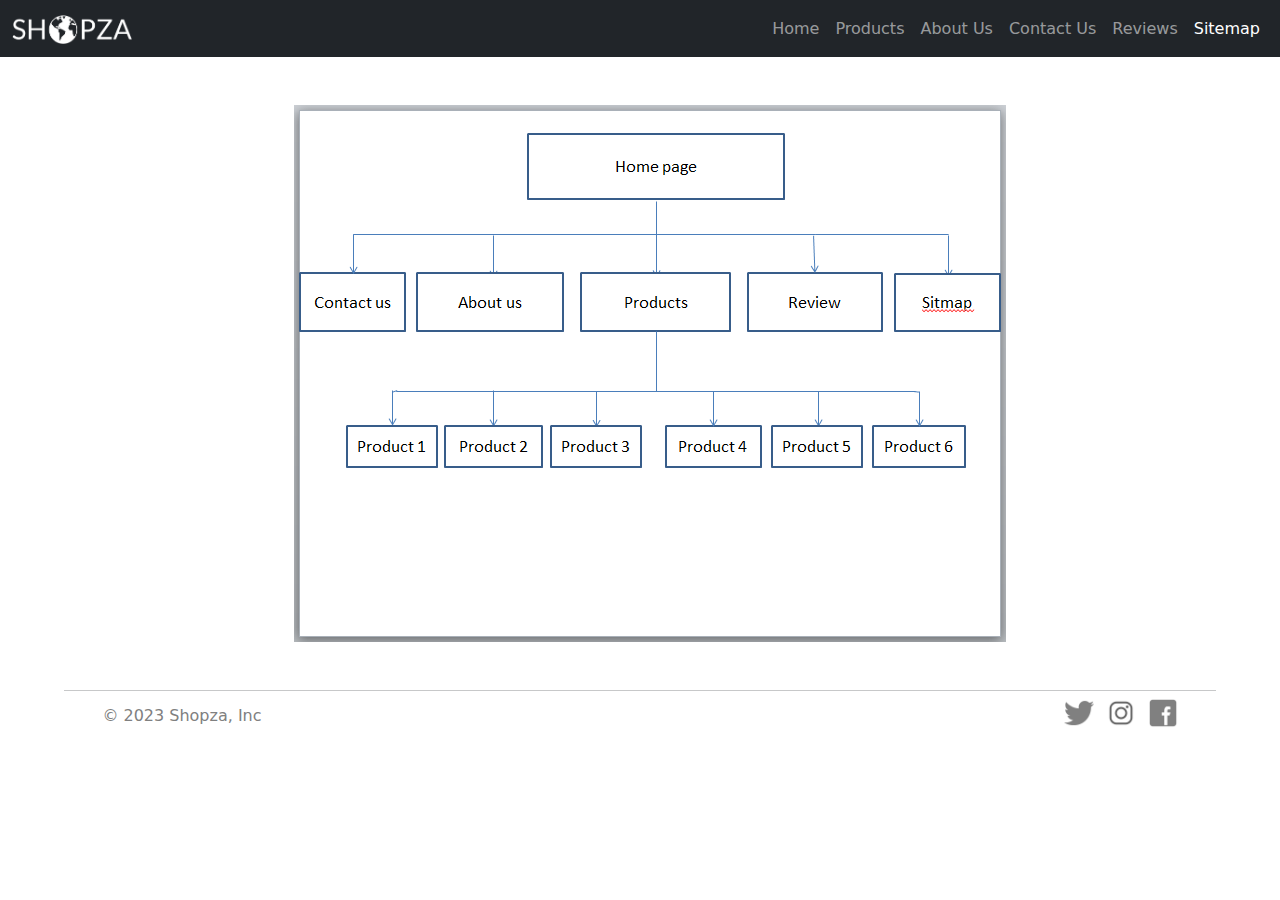
<file: SiteMap.html>
<!DOCTYPE html>
<html lang="en">
<head>
   <title>Sitemap</title>
   <link href="https://cdn.jsdelivr.net/npm/bootstrap@5.1.3/dist/css/bootstrap.min.css" rel="stylesheet">
  <link rel="stylesheet" href="styles.css">
</head>
<body>
  <nav class="navbar navbar-expand-lg navbar-dark bg-dark">
    <div class="container-fluid">
      <a class="navbar-brand" href="index.html">
        <img class="logo" src="data/white_logo.png" width="120px">
      </a>
      <button class="navbar-toggler" type="button" data-bs-toggle="collapse" data-bs-target="#navbarSupportedContent"
        aria-controls="navbarSupportedContent" aria-expanded="false" aria-label="Toggle navigation">
        <span class="navbar-toggler-icon"></span>
      </button>
      <div class="collapse navbar-collapse" id="navbarSupportedContent">
        <ul class="navbar-nav ms-auto">
          <li class="nav-item">
            <a class="nav-link" aria-current="page" href="index.html">Home</a>
          </li>
          <li class="nav-item">
            <a class="nav-link" href="products.html">Products</a>
          </li>
          <li class="nav-item">
            <a class="nav-link" href="About us.html">About Us</a>
          </li>
          <li class="nav-item">
            <a class="nav-link" href="Contact us.html">Contact Us</a>
          </li>
          <li class="nav-item">
            <a class="nav-link" href="reviews.html">Reviews</a>
          </li>
          <li class="nav-item">
            <a class="nav-link active" href="SiteMap.html">Sitemap</a>
          </li>
        </ul>
      </div>
    </div>
  </nav> <br> <br>
    <img src="Images/sitmap.png" style="margin-left:23%;">
    <br><br><br>
    <script src="https://cdn.jsdelivr.net/npm/bootstrap@5.1.3/dist/js/bootstrap.bundle.min.js"></script>
    <footer>
      <hr>
      <p>&COPY; 2023 Shopza, Inc</p>
      <div>
        <img src="data/twitter-512.png" alt="twitter" onclick="window.location.href = 'https://www.twitter.com/'">
        <img src="data/instagram.png" alt="instagram" onclick="window.location.href = 'https://www.instagram.com/'">
        <img src="data/facebook.png" alt="facebook" onclick="window.location.href = 'https://www.facebook.com/'"
          style="margin-right: 8%;">
      </div>
    </footer>
</body>
</html>
</file>
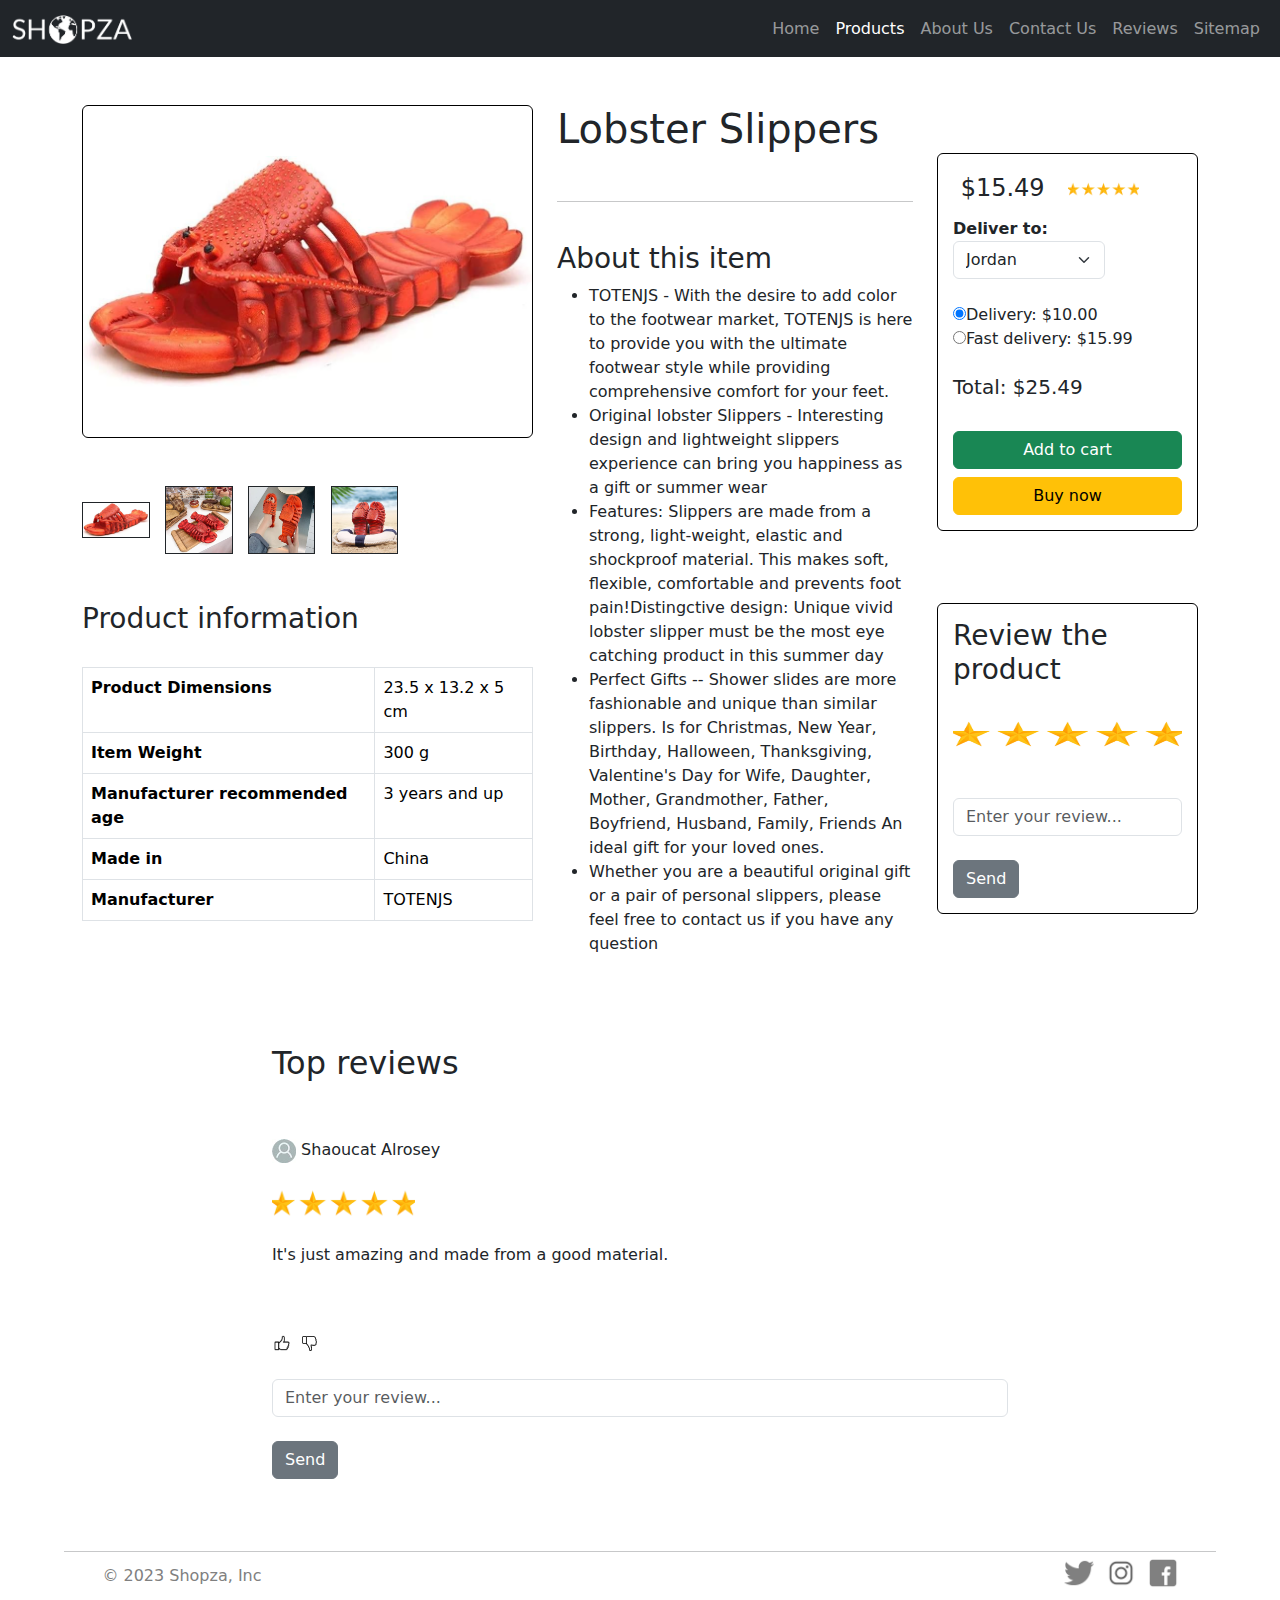
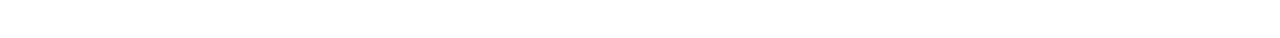
<file: Products/Product 4.html>
<!DOCTYPE html>
<html lang="en">

<head>
  <link href="https://cdn.jsdelivr.net/npm/bootstrap@5.1.3/dist/css/bootstrap.min.css" rel="stylesheet">
  <link rel="stylesheet" href="../styles.css">
  <title>Lobster Slippers</title>
</head>

<body>
  <nav class="navbar navbar-expand-lg navbar-dark bg-dark">
    <div class="container-fluid">
      <a class="navbar-brand" href="../index.html">
        <img class="logo" src="../data/white_logo.png" width="120px">
      </a>
      <button class="navbar-toggler" type="button" data-bs-toggle="collapse" data-bs-target="#navbarSupportedContent"
        aria-controls="navbarSupportedContent" aria-expanded="false" aria-label="Toggle navigation">
        <span class="navbar-toggler-icon"></span>
      </button>
      <div class="collapse navbar-collapse" id="navbarSupportedContent">
        <ul class="navbar-nav ms-auto">
          <li class="nav-item">
            <a class="nav-link" aria-current="page" href="../index.html">Home</a>
          </li>
          <li class="nav-item">
            <a class="nav-link active" href="../products.html">Products</a>
          </li>
          <li class="nav-item">
            <a class="nav-link" href="../About us.html">About Us</a>
          </li>
          <li class="nav-item">
            <a class="nav-link" href="../Contact us.html">Contact Us</a>
          </li>
          <li class="nav-item">
            <a class="nav-link" href="../reviews.html">Reviews</a>
          </li>
          <li class="nav-item">
            <a class="nav-link" href="../SiteMap.html">Sitemap</a>
          </li>
        </ul>
      </div>
    </div>
  </nav> <br> <br>  
  <div class="container">
    <div class="row">
      <div class="col-5 ">
        <div class="card" style="border: 1px solid black;"><img src="../Products images/Product 4/Product 4_1.jpg"
            width="100%" style="padding-top: 50px; padding-bottom: 50px;"></div><br><br>
        <img src="../Products images/Product 4/Product 4_1.jpg" width="15%" border="1">&nbsp;&nbsp;
        <img src="../Products images/Product 4/Product 4_2.jpg" width="15%" border="1">&nbsp;&nbsp;
        <img src="../Products images/Product 4/Product 4_3.jpg" width="15%" border="1">&nbsp;&nbsp;
        <img src="../Products images/Product 4/Product 4_4.jpg" width="15%" border="1">&nbsp;&nbsp;

        <br><br><br>
        <!--Contact company about this product (Not done)-->
        <h3>Product information</h3><br>
        <table class="table table-bordered" width="100%">
          <tr>
            <th>Product Dimensions </th>
            <td>23.5 x 13.2 x 5 cm
            </td>
          </tr>
          <tr>
            <th>Item Weight </th>
            <td>300 g

            </td>
          </tr>
          <tr>
            <th>Manufacturer recommended age </th>
            <td>3 years and up
            </td>
          </tr>
          <tr>
            <th>Made in</th>
            <td>China
            </td>
          </tr>
          <tr>
            <th>Manufacturer</th>
            <td>TOTENJS</td>
          </tr>
        </table>
      </div>
      <div class="col-4">
        <h1>Lobster Slippers</h1>
        <br>
        <hr><br>

        <h3>About this item</h3>
        <ul>
          <li>TOTENJS - With the desire to add color to the footwear market, TOTENJS is here to provide you
            with the ultimate footwear style while providing comprehensive comfort for your feet.
          </li>
          <li>Original lobster Slippers - Interesting design and lightweight slippers experience can bring you
            happiness as a gift or summer wear
          </li>
          <li>Features: Slippers are made from a strong, light-weight, elastic and shockproof material. This
            makes soft, flexible, comfortable and prevents foot pain!Distingctive design: Unique vivid
            lobster slipper must be the most eye catching product in this summer day
          </li>
          <li>Perfect Gifts -- Shower slides are more fashionable and unique than similar slippers. Is for
            Christmas, New Year, Birthday, Halloween, Thanksgiving, Valentine's Day for Wife, Daughter,
            Mother, Grandmother, Father, Boyfriend, Husband, Family, Friends An ideal gift for your loved
            ones.
          </li>
          <li>Whether you are a beautiful original gift or a pair of personal slippers, please feel free to
            contact us if you have any question
          </li>
        </ul>
      </div>
      <div class="col-3"><br><br>
        <div class="card" style="border:1px solid black; padding:15px;">
          <h4>&nbsp;$15.49&nbsp;&nbsp;&nbsp;<img src="../Products images/General images/5 stars rate.png" height="40">
          </h4>
          <form>
            <label><b>Deliver to:</b>
              <select class="form-select" name="DeliverTo">
                <option selected>Jordan</option>
                <option>Syria</option>
                <option>Palestine</option>
                <option>Lebanon</option>
                <option>Iraq</option>
                <option>Egypt</option>
                <option>Saudi Arabia</option>
              </select></label><br><br>
            <label><input type="radio" name="D" checked>Delivery: $10.00</label><br>
            <label><input type="radio" name="D">Fast delivery: $15.99</label><br><br>
            <h5>Total: $25.49</h5><br>
            <div class="d-grid gap-2">
              <button type="button" class="btn btn-success">Add to cart</button>
              <button type="button" class="btn btn-warning">Buy now</button>
            </div>
          </form>
        </div><br><br><br>
        <div class="card" style="border:1px solid black; padding:15px;">
          <h3>Review the product</h3>
          <img src="../Products images/General images/5 stars rate.png" height="80"><br>
          <form>
            <input class="form-control me-2" type="search" placeholder="Enter your review..." aria-label="Search"><br>
            <button type="button" class="btn btn-secondary">Send</button>
          </form>
        </div>
      </div>
    </div><br><br><br>
    <div class="row">
      <div class="col-2"></div>
      <div class="col-8">
        <!--Single user's review-->
        <h2>Top reviews</h2><br><br>
        <label>
          <img src="../Products images/General images/Blank user image.jpeg" height="24"><!--User photo-->
          Shaoucat Alrosey
        </label><br><!--User's name-->
        <img src="../Products images/General images/5 stars rate.png"
          height="80"><br><!--User's rate of the prodcut by stars-->
        <p>It's just amazing and made from a good material.</p><br><br>
        <img src="../Products images/General images/Like.png" height="20">&nbsp;&nbsp;<!--like img--><img
          src="../Products images/General images/Dislike.png" height="15"><br><br><!--dislike img-->
        <!--*********************-->
        <form id="WriteReview">
          <input class="form-control me-2" type="search" placeholder="Enter your review..." aria-label="Search"><br>
          <button type="button" class="btn btn-secondary">Send</button>
        </form><br><br><br>
      </div>
    </div>
  </div>
  <footer>
    <hr>
    <p>&COPY; 2023 Shopza, Inc</p>
    <div>
      <img src="../data/twitter-512.png" alt="twitter" onclick="window.location.href = 'https://www.twitter.com/'">
      <img src="../data/instagram.png" alt="instagram" onclick="window.location.href = 'https://www.instagram.com/'">
      <img src="../data/facebook.png" alt="facebook" onclick="window.location.href = 'https://www.facebook.com/'"
        style="margin-right: 8%;">
    </div>
  </footer>

  <script src="https://cdn.jsdelivr.net/npm/bootstrap@5.1.3/dist/js/bootstrap.bundle.min.js"></script>
</body>

</html>
</file>
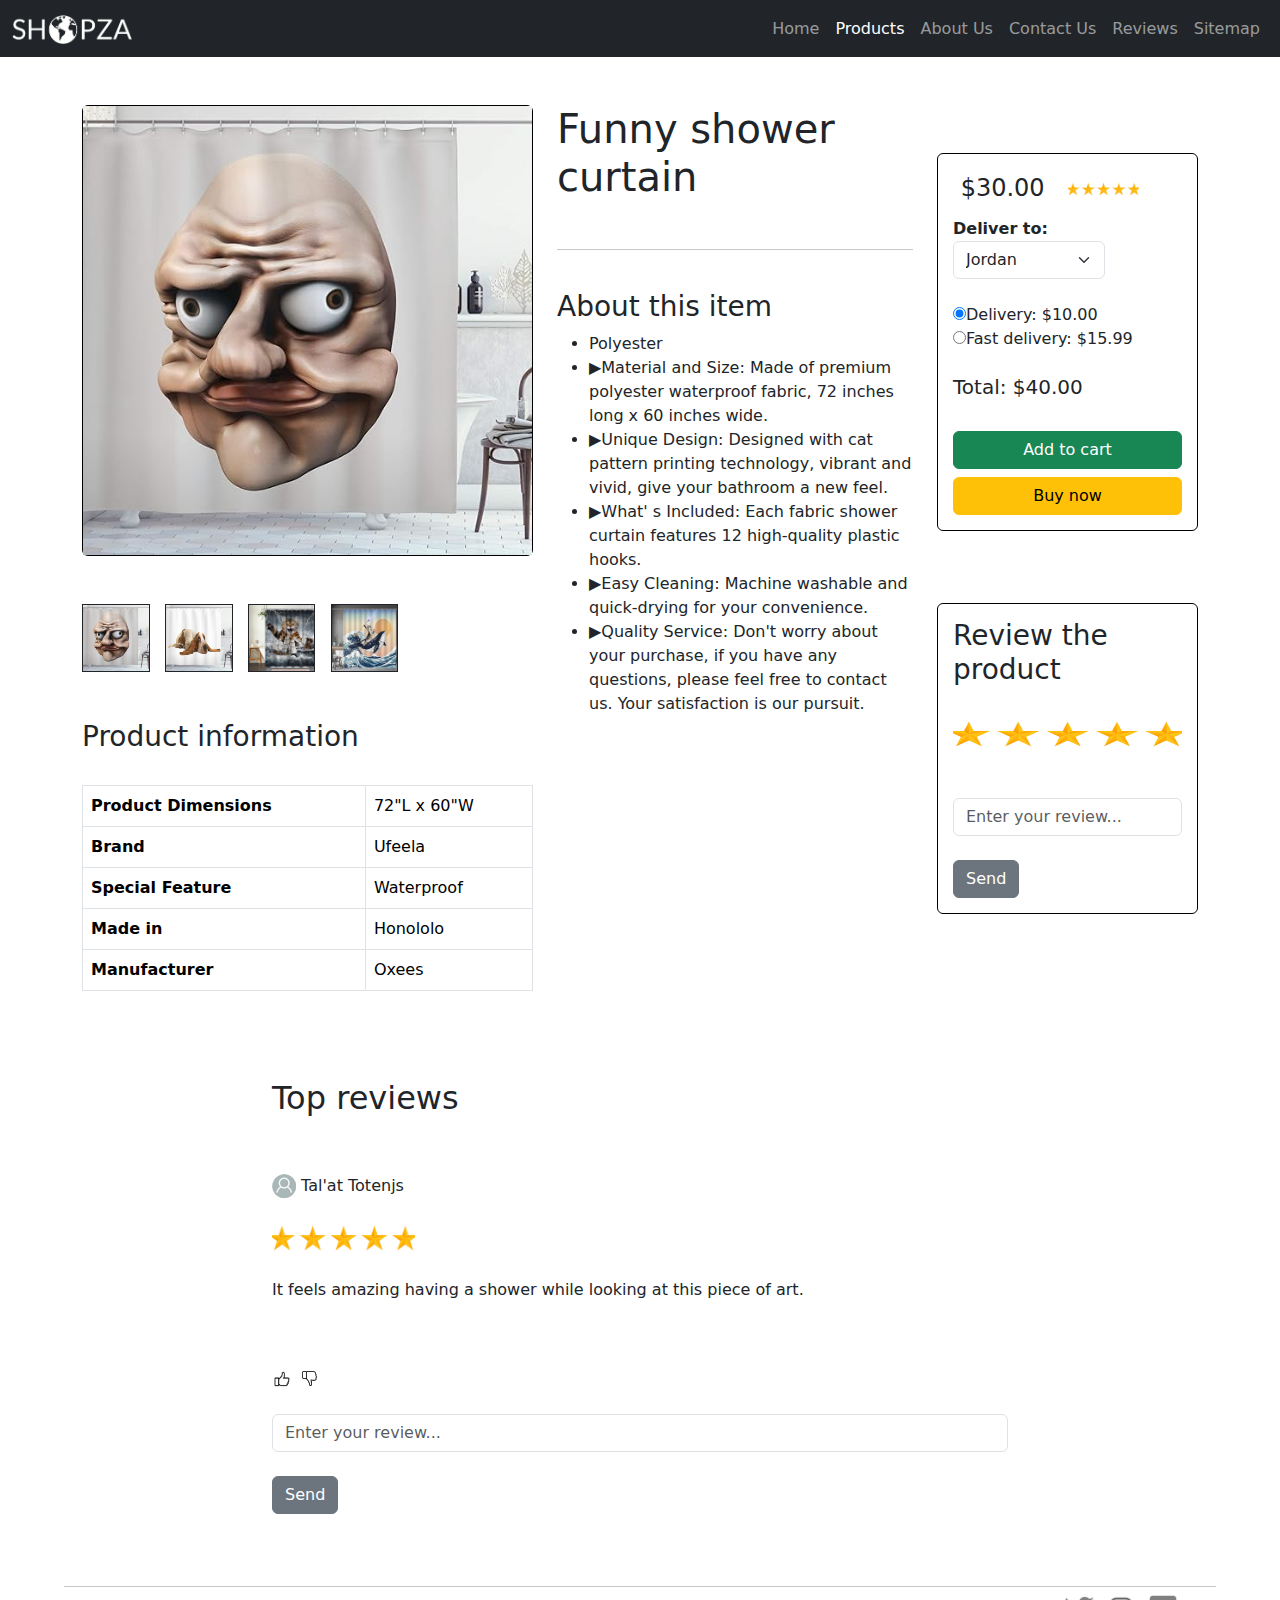
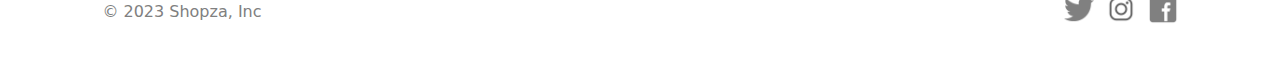
<file: Products/Product 5.html>
<!DOCTYPE html>
<html lang="en">

<head>
  <link href="https://cdn.jsdelivr.net/npm/bootstrap@5.1.3/dist/css/bootstrap.min.css" rel="stylesheet">
  <link rel="stylesheet" href="../styles.css">
  <title>Funny shower curtain</title>
</head>

<body>
  <nav class="navbar navbar-expand-lg navbar-dark bg-dark">
    <div class="container-fluid">
      <a class="navbar-brand" href="../index.html">
        <img class="logo" src="../data/white_logo.png" width="120px">
      </a>
      <button class="navbar-toggler" type="button" data-bs-toggle="collapse" data-bs-target="#navbarSupportedContent"
        aria-controls="navbarSupportedContent" aria-expanded="false" aria-label="Toggle navigation">
        <span class="navbar-toggler-icon"></span>
      </button>
      <div class="collapse navbar-collapse" id="navbarSupportedContent">
        <ul class="navbar-nav ms-auto">
          <li class="nav-item">
            <a class="nav-link" aria-current="page" href="../index.html">Home</a>
          </li>
          <li class="nav-item">
            <a class="nav-link active" href="../products.html">Products</a>
          </li>
          <li class="nav-item">
            <a class="nav-link" href="../About us.html">About Us</a>
          </li>
          <li class="nav-item">
            <a class="nav-link" href="../Contact us.html">Contact Us</a>
          </li>
          <li class="nav-item">
            <a class="nav-link" href="../reviews.html">Reviews</a>
          </li>
          <li class="nav-item">
            <a class="nav-link" href="../SiteMap.html">Sitemap</a>
          </li>
        </ul>
      </div>
    </div>
  </nav> <br> <br>  
  <div class="container">
    <div class="row">
      <div class="col-5 ">
        <div class="card" style="border: 1px solid black;"><img src="../Products images/Product 5/Product 5_1.jpg"
            width="100%"></div><br><br>
        <img src="../Products images/Product 5/Product 5_1.jpg" width="15%" border="1">&nbsp;&nbsp;
        <img src="../Products images/Product 5/Product 5_2.jpg" width="15%" border="1">&nbsp;&nbsp;
        <img src="../Products images/Product 5/Product 5_3.webp" width="15%" border="1">&nbsp;&nbsp;
        <img src="../Products images/Product 5/Product 5_4.webp" width="15%" border="1">&nbsp;&nbsp;

        <br><br><br>
        <!--Contact company about this product (Not done)-->
        <h3>Product information</h3><br>
        <table class="table table-bordered" width="100%">
          <tr>
            <th>Product Dimensions </th>
            <td>72"L x 60"W

            </td>
          </tr>
          <tr>
            <th>Brand </th>
            <td>Ufeela

            </td>
          </tr>
          <tr>
            <th>Special Feature </th>
            <td>Waterproof

            </td>
          </tr>
          <tr>
            <th>Made in</th>
            <td>Honololo
            </td>
          </tr>
          <tr>
            <th>Manufacturer</th>
            <td>Oxees</td>
          </tr>
        </table>
      </div>
      <div class="col-4">
        <h1>Funny shower curtain</h1>
        <br>
        <hr><br>

        <h3>About this item</h3>
        <ul>
          <li>Polyester</li>
          <li>▶Material and Size: Made of premium polyester waterproof fabric, 72 inches long x 60 inches wide.
          </li>
          <li>▶Unique Design: Designed with cat pattern printing technology, vibrant and vivid, give your bathroom a new
            feel.
          </li>
          <li>▶What' s Included: Each fabric shower curtain features 12 high-quality plastic hooks.
          </li>
          <li>▶Easy Cleaning: Machine washable and quick-drying for your convenience.
          </li>
          <li>▶Quality Service: Don't worry about your purchase, if you have any questions, please feel free to contact
            us. Your satisfaction is our pursuit.
          </li>
        </ul>
      </div>
      <div class="col-3"><br><br>
        <div class="card" style="border:1px solid black; padding:15px;">
          <h4>&nbsp;$30.00&nbsp;&nbsp;&nbsp;<img src="../Products images/General images/5 stars rate.png" height="40">
          </h4>
          <form>
            <label><b>Deliver to:</b>
              <select class="form-select" name="DeliverTo">
                <option selected>Jordan</option>
                <option>Syria</option>
                <option>Palestine</option>
                <option>Lebanon</option>
                <option>Iraq</option>
                <option>Egypt</option>
                <option>Saudi Arabia</option>
              </select></label><br><br>
            <label><input type="radio" name="D" checked>Delivery: $10.00</label><br>
            <label><input type="radio" name="D">Fast delivery: $15.99</label><br><br>
            <h5>Total: $40.00</h5><br>
            <div class="d-grid gap-2">
              <button type="button" class="btn btn-success">Add to cart</button>
              <button type="button" class="btn btn-warning">Buy now</button>
            </div>
          </form>
        </div><br><br><br>
        <div class="card" style="border:1px solid black; padding:15px;">
          <h3>Review the product</h3>
          <img src="../Products images/General images/5 stars rate.png" height="80"><br>
          <form>
            <input class="form-control me-2" type="search" placeholder="Enter your review..." aria-label="Search"><br>
            <button type="button" class="btn btn-secondary">Send</button>
          </form>
        </div>
      </div>
    </div><br><br><br>
    <div class="row">
      <div class="col-2"></div>
      <div class="col-8">
        <!--Single user's review-->
        <h2>Top reviews</h2><br><br>
        <label>
          <img src="../Products images/General images/Blank user image.jpeg" height="24"><!--User photo-->
          Tal'at Totenjs
        </label><br><!--User's name-->
        <img src="../Products images/General images/5 stars rate.png"
          height="80"><br><!--User's rate of the prodcut by stars-->
        <p>It feels amazing having a shower while looking at this piece of art. </p><br><br>
        <img src="../Products images/General images/Like.png" height="20">&nbsp;&nbsp;<!--like img--><img
          src="../Products images/General images/Dislike.png" height="15"><br><br><!--dislike img-->
        <!--*********************-->
        <form id="WriteReview">
          <input class="form-control me-2" type="search" placeholder="Enter your review..." aria-label="Search"><br>
          <button type="button" class="btn btn-secondary">Send</button>
        </form><br><br><br>
      </div>
    </div>
  </div>
  <footer>
    <hr>
    <p>&COPY; 2023 Shopza, Inc</p>
    <div>
      <img src="../data/twitter-512.png" alt="twitter" onclick="window.location.href = 'https://www.twitter.com/'">
      <img src="../data/instagram.png" alt="instagram" onclick="window.location.href = 'https://www.instagram.com/'">
      <img src="../data/facebook.png" alt="facebook" onclick="window.location.href = 'https://www.facebook.com/'"
        style="margin-right: 8%;">
    </div>
  </footer>

  <script src="https://cdn.jsdelivr.net/npm/bootstrap@5.1.3/dist/js/bootstrap.bundle.min.js"></script>
</body>

</html>
</file>
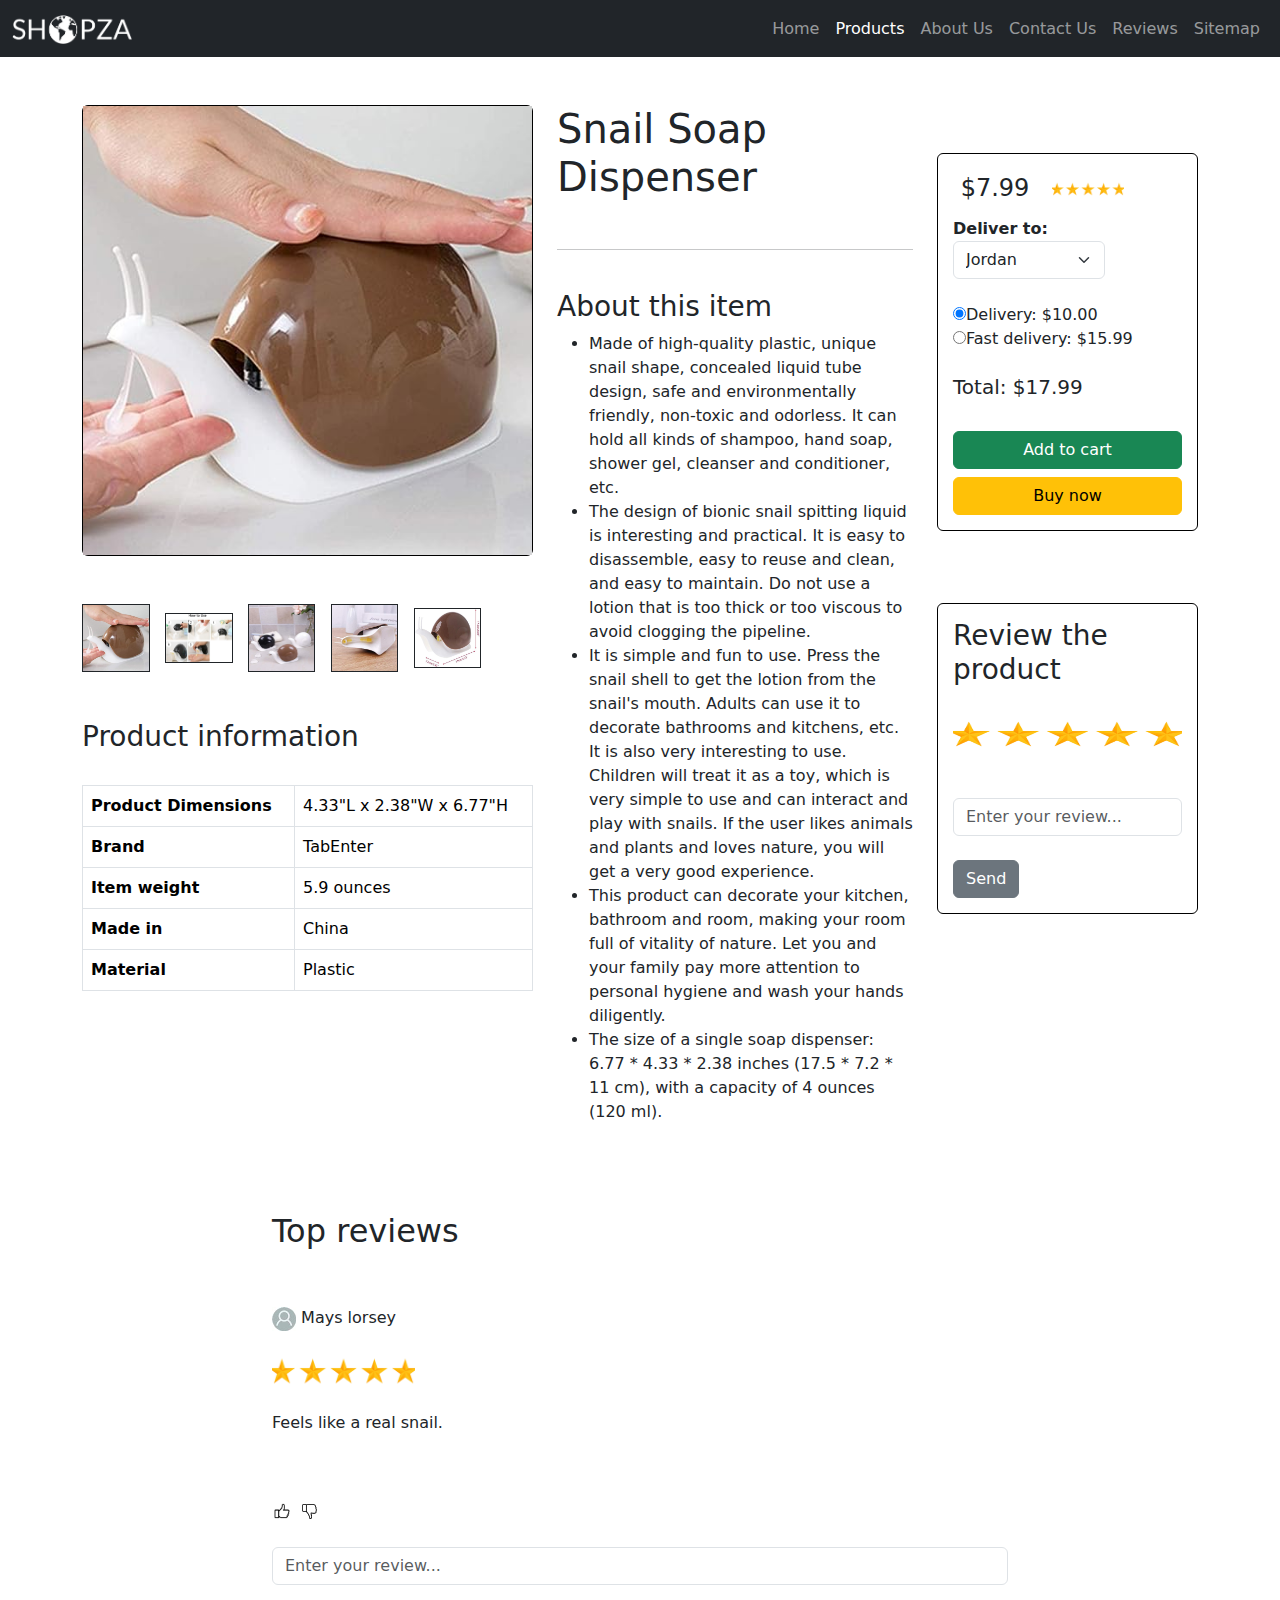
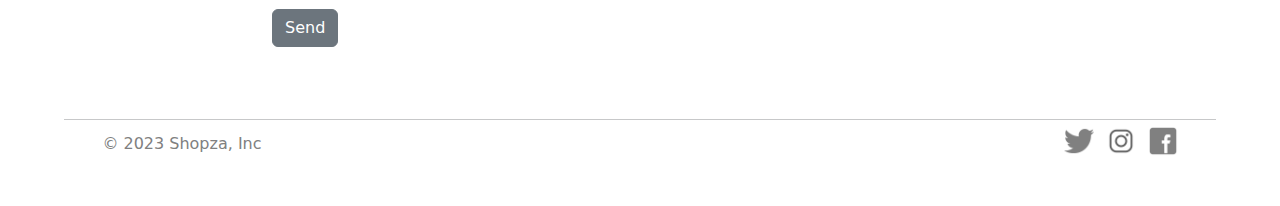
<file: Products/Product 6.html>
<!DOCTYPE html>
<html lang="en">

<head>
  <link href="https://cdn.jsdelivr.net/npm/bootstrap@5.1.3/dist/css/bootstrap.min.css" rel="stylesheet">
  <link rel="stylesheet" href="../styles.css">

  <title>Snail Soap Dispenser</title>
</head>

<body>
  <nav class="navbar navbar-expand-lg navbar-dark bg-dark">
    <div class="container-fluid">
      <a class="navbar-brand" href="../index.html">
        <img class="logo" src="../data/white_logo.png" width="120px">
      </a>
      <button class="navbar-toggler" type="button" data-bs-toggle="collapse" data-bs-target="#navbarSupportedContent"
        aria-controls="navbarSupportedContent" aria-expanded="false" aria-label="Toggle navigation">
        <span class="navbar-toggler-icon"></span>
      </button>
      <div class="collapse navbar-collapse" id="navbarSupportedContent">
        <ul class="navbar-nav ms-auto">
          <li class="nav-item">
            <a class="nav-link" aria-current="page" href="../index.html">Home</a>
          </li>
          <li class="nav-item">
            <a class="nav-link active" href="../products.html">Products</a>
          </li>
          <li class="nav-item">
            <a class="nav-link" href="../About us.html">About Us</a>
          </li>
          <li class="nav-item">
            <a class="nav-link" href="../Contact us.html">Contact Us</a>
          </li>
          <li class="nav-item">
            <a class="nav-link" href="../reviews.html">Reviews</a>
          </li>
          <li class="nav-item">
            <a class="nav-link" href="../SiteMap.html">Sitemap</a>
          </li>
        </ul>
      </div>
    </div>
  </nav> <br> <br>  
  <div class="container">
    <div class="row">
      <div class="col-5 ">
        <div class="card" style="border: 1px solid black;"><img src="../Products images/Product 6/Product 6_1.jpg"
            width="100%"></div><br><br>
        <img src="../Products images/Product 6/Product 6_1.jpg" width="15%" border="1">&nbsp;&nbsp;
        <img src="../Products images/Product 6/Product 6_2.jpg" width="15%" border="1">&nbsp;&nbsp;
        <img src="../Products images/Product 6/Product 6_3.jpg" width="15%" border="1">&nbsp;&nbsp;
        <img src="../Products images/Product 6/Product 6_4.jpg" width="15%" border="1">&nbsp;&nbsp;
        <img src="../Products images/Product 6/Product 6_5.jpg" width="15%" border="1">&nbsp;&nbsp;
        <br><br><br>
        <!--Contact company about this product (Not done)-->
        <h3>Product information</h3><br>
        <table class="table table-bordered" width="100%">
          <tr>
            <th>Product Dimensions </th>
            <td>4.33"L x 2.38"W x 6.77"H
            </td>
          </tr>
          <tr>
            <th>Brand </th>
            <td>TabEnter
            </td>
          </tr>
          <tr>
            <th>Item weight</th>
            <td>5.9 ounces
            </td>
          </tr>
          <tr>
            <th>Made in</th>
            <td>China
            </td>
          </tr>
          <tr>
            <th>Material</th>
            <td>Plastic</td>
          </tr>
        </table>
      </div>
      <div class="col-4">
        <h1>Snail Soap Dispenser</h1>
        <br>
        <hr><br>

        <h3>About this item</h3>
        <ul>
          <li>Made of high-quality plastic, unique snail shape, concealed liquid tube design, safe and environmentally
            friendly, non-toxic and odorless. It can hold all kinds of shampoo, hand soap, shower gel, cleanser and
            conditioner, etc.
          </li>
          <li>The design of bionic snail spitting liquid is interesting and practical. It is easy to disassemble, easy
            to reuse and clean, and easy to maintain. Do not use a lotion that is too thick or too viscous to avoid
            clogging the pipeline.
          </li>
          <li>It is simple and fun to use. Press the snail shell to get the lotion from the snail's mouth. Adults can
            use it to decorate bathrooms and kitchens, etc. It is also very interesting to use. Children will treat it
            as a toy, which is very simple to use and can interact and play with snails. If the user likes animals and
            plants and loves nature, you will get a very good experience.
          </li>
          <li>This product can decorate your kitchen, bathroom and room, making your room full of vitality of nature.
            Let you and your family pay more attention to personal hygiene and wash your hands diligently.
          </li>
          <li>The size of a single soap dispenser: 6.77 * 4.33 * 2.38 inches (17.5 * 7.2 * 11 cm), with a capacity of 4
            ounces (120 ml).
          </li>

        </ul>
      </div>
      <div class="col-3"><br><br>
        <div class="card" style="border:1px solid black; padding:15px;">
          <h4>&nbsp;$7.99&nbsp;&nbsp;&nbsp;<img src="../Products images/General images/5 stars rate.png" height="40">
          </h4>
          <form>
            <label><b>Deliver to:</b>
              <select class="form-select" name="DeliverTo">
                <option selected>Jordan</option>
                <option>Syria</option>
                <option>Palestine</option>
                <option>Lebanon</option>
                <option>Iraq</option>
                <option>Egypt</option>
                <option>Saudi Arabia</option>
              </select></label><br><br>
            <label><input type="radio" name="D" checked>Delivery: $10.00</label><br>
            <label><input type="radio" name="D">Fast delivery: $15.99</label><br><br>
            <h5>Total: $17.99</h5><br>
            <div class="d-grid gap-2">
              <button type="button" class="btn btn-success">Add to cart</button>
              <button type="button" class="btn btn-warning">Buy now</button>
            </div>
          </form>
        </div><br><br><br>
        <div class="card" style="border:1px solid black; padding:15px;">
          <h3>Review the product</h3>
          <img src="../Products images/General images/5 stars rate.png" height="80"><br>
          <form>
            <input class="form-control me-2" type="search" placeholder="Enter your review..." aria-label="Search"><br>
            <button type="button" class="btn btn-secondary">Send</button>
          </form>
        </div>
      </div>
    </div><br><br><br>
    <div class="row">
      <div class="col-2"></div>
      <div class="col-8">
        <!--Single user's review-->
        <h2>Top reviews</h2><br><br>
        <label>
          <img src="../Products images/General images/Blank user image.jpeg" height="24"><!--User photo-->
          Mays lorsey
        </label><br><!--User's name-->
        <img src="../Products images/General images/5 stars rate.png"
          height="80"><br><!--User's rate of the prodcut by stars-->
        <p>Feels like a real snail. </p><br><br>
        <img src="../Products images/General images/Like.png" height="20">&nbsp;&nbsp;<!--like img--><img
          src="../Products images/General images/Dislike.png" height="15"><br><br><!--dislike img-->
        <!--*********************-->
        <form id="WriteReview">
          <input class="form-control me-2" type="search" placeholder="Enter your review..." aria-label="Search"><br>
          <button type="button" class="btn btn-secondary">Send</button>
        </form><br><br><br>
      </div>
    </div>
  </div>
  <footer>
    <hr>
    <p>&COPY; 2023 Shopza, Inc</p>
    <div>
      <img src="../data/twitter-512.png" alt="twitter" onclick="window.location.href = 'https://www.twitter.com/'">
      <img src="../data/instagram.png" alt="instagram" onclick="window.location.href = 'https://www.instagram.com/'">
      <img src="../data/facebook.png" alt="facebook" onclick="window.location.href = 'https://www.facebook.com/'"
        style="margin-right: 8%;">
    </div>
  </footer>

  <script src="https://cdn.jsdelivr.net/npm/bootstrap@5.1.3/dist/js/bootstrap.bundle.min.js"></script>
</body>

</html>
</file>
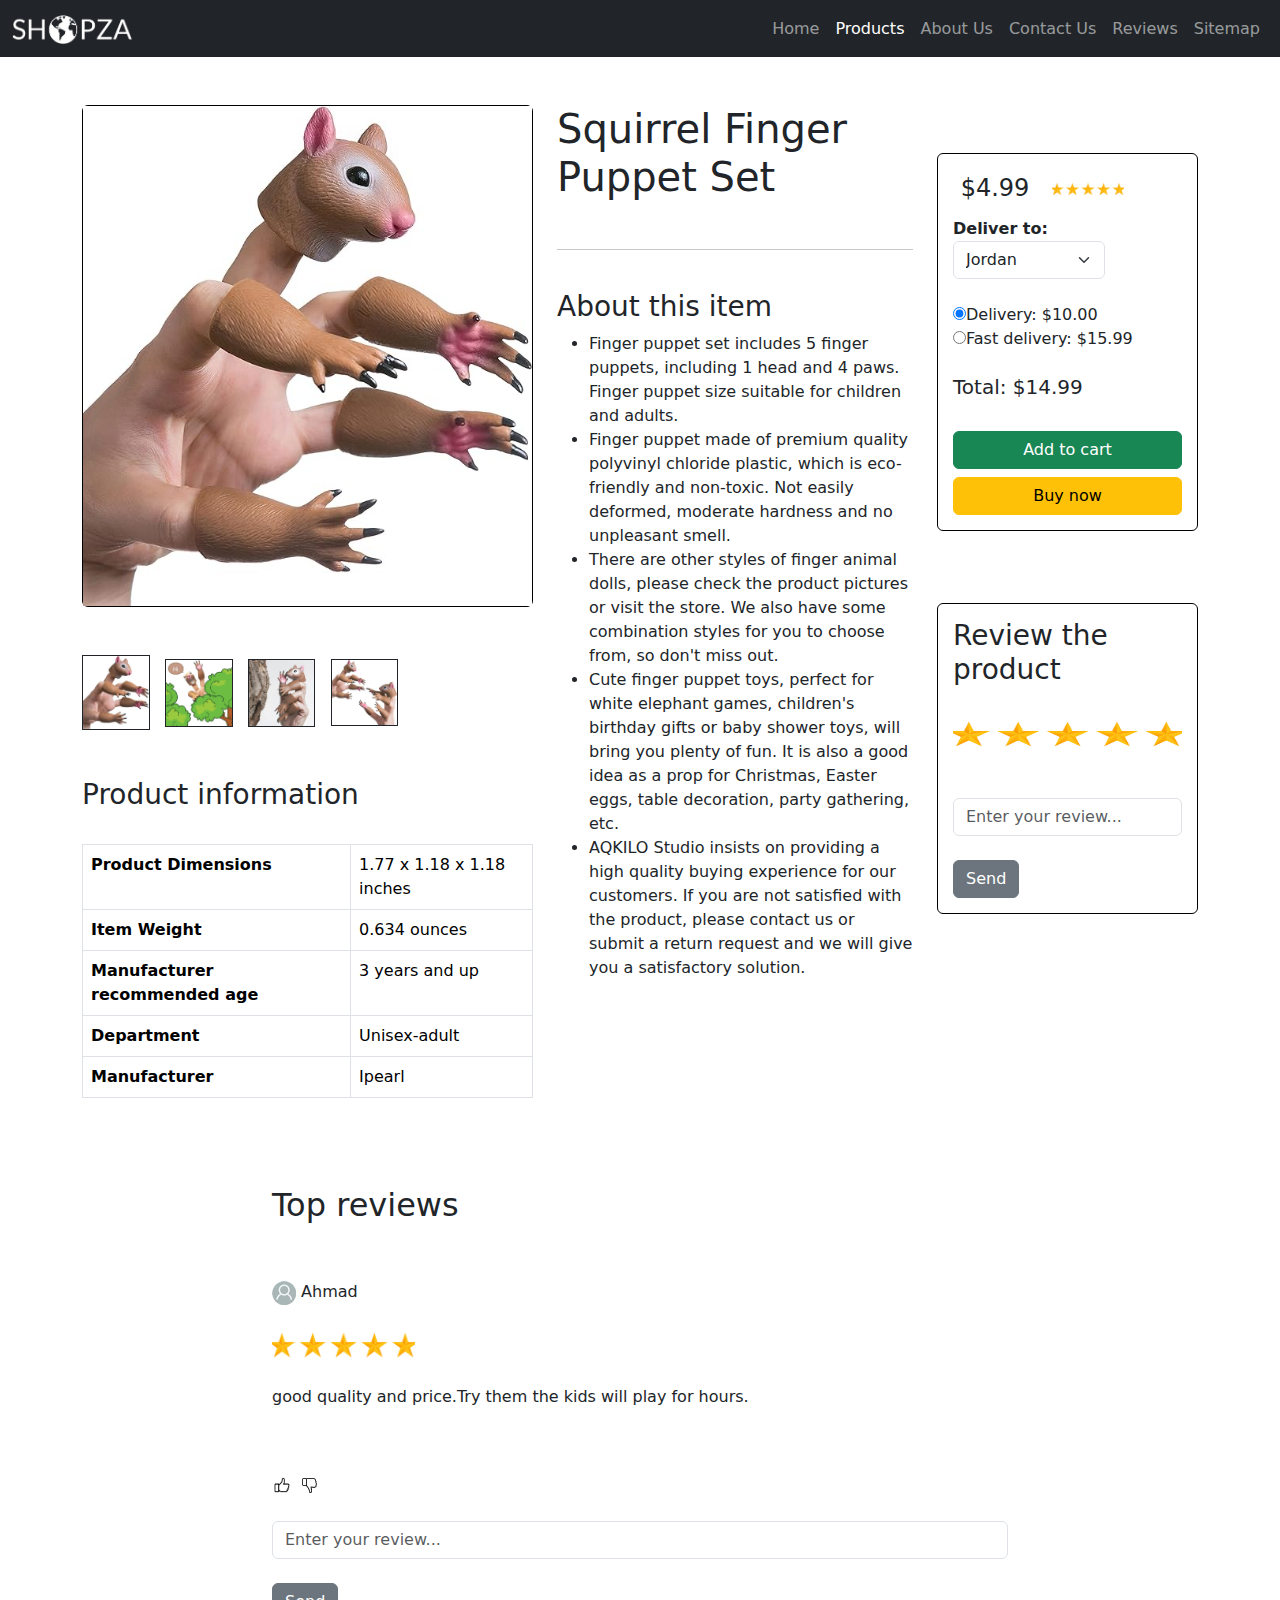
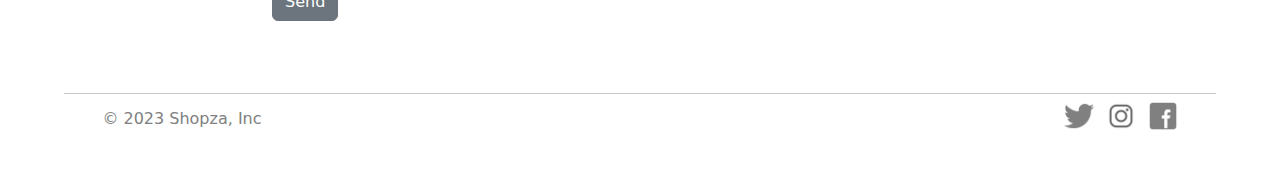
<file: Products/Product1.html>
<!DOCTYPE html>
<html lang="en">

<head>
  <link href="https://cdn.jsdelivr.net/npm/bootstrap@5.1.3/dist/css/bootstrap.min.css" rel="stylesheet">
  <title>Squirrel Finger Puppet Set</title>
  <link rel="stylesheet" href="../styles.css">
</head>

<body>
  <nav class="navbar navbar-expand-lg navbar-dark bg-dark">
    <div class="container-fluid">
      <a class="navbar-brand" href="../index.html">
        <img class="logo" src="../data/white_logo.png" width="120px">
      </a>
      <button class="navbar-toggler" type="button" data-bs-toggle="collapse" data-bs-target="#navbarSupportedContent"
        aria-controls="navbarSupportedContent" aria-expanded="false" aria-label="Toggle navigation">
        <span class="navbar-toggler-icon"></span>
      </button>
      <div class="collapse navbar-collapse" id="navbarSupportedContent">
        <ul class="navbar-nav ms-auto">
          <li class="nav-item">
            <a class="nav-link" aria-current="page" href="../index.html">Home</a>
          </li>
          <li class="nav-item">
            <a class="nav-link active" href="../products.html">Products</a>
          </li>
          <li class="nav-item">
            <a class="nav-link" href="../About us.html">About Us</a>
          </li>
          <li class="nav-item">
            <a class="nav-link" href="../Contact us.html">Contact Us</a>
          </li>
          <li class="nav-item">
            <a class="nav-link" href="../reviews.html">Reviews</a>
          </li>
          <li class="nav-item">
            <a class="nav-link" href="../SiteMap.html">Sitemap</a>
          </li>
        </ul>
      </div>
    </div>
  </nav> <br> <br>  
  <div class="container">
    <div class="row">
      <div class="col-5 ">
        <div class="card" style="border: 1px solid black;"><img src="../Products images/Product 1/Product 1_1.jpg"
            width="100%"></div><br><br>
        <img src="../Products images/Product 1/Product 1_1.jpg" width="15%" border="1">&nbsp;&nbsp;
        <img src="../Products images/Product 1/Product 1_2.jpg" width="15%" border="1">&nbsp;&nbsp;
        <img src="../Products images/Product 1/Product 1_3.jpg" width="15%" border="1">&nbsp;&nbsp;
        <img src="../Products images/Product 1/Product 1_4.jpg" width="15%" border="1">&nbsp;&nbsp;
        <br><br><br>
        <!--Contstyleact company about this product (Not done)-->
        <h3>Product information</h3><br>
        <table class="table table-bordered" width="100%">
          <tr>
            <th>Product Dimensions </th>
            <td>1.77 x 1.18 x 1.18 inches
            </td>
          </tr>
          <tr>
            <th>Item Weight </th>
            <td>0.634 ounces
            </td>
          </tr>
          <tr>
            <th>Manufacturer recommended age </th>
            <td>3 years and up
            </td>
          </tr>
          <tr>
            <th>Department</th>
            <td>Unisex-adult
            </td>
          </tr>
          <tr>
            <th>Manufacturer</th>
            <td>Ipearl
            </td>
          </tr>
        </table>
      </div>
      <div class="col-4">
        <h1>Squirrel Finger Puppet Set</h1>
        <br>
        <hr><br>

        <h3>About this item</h3>
        <ul>
          <li>Finger puppet set includes 5 finger puppets, including 1 head
            and 4 paws. Finger puppet size suitable for children and
            adults.</li>
          <li>Finger puppet made of premium quality polyvinyl chloride
            plastic, which is eco-friendly and non-toxic. Not easily
            deformed, moderate hardness and no unpleasant smell.
          </li>
          <li>There are other styles of finger animal dolls, please check the
            product pictures or visit the store. We also have some
            combination styles for you to choose from, so don't miss out.
          </li>
          <li>Cute finger puppet toys, perfect for white elephant games,
            children's birthday gifts or baby shower toys, will bring you
            plenty of fun. It is also a good idea as a prop for Christmas,
            Easter eggs, table decoration, party gathering, etc.
          </li>
          <li>AQKILO Studio insists on providing a high quality buying
            experience for our customers. If you are not satisfied with the
            product, please contact us or submit a return request and we
            will give you a satisfactory solution.
          </li>
        </ul>
      </div>
      <div class="col-3"><br><br>
        <div class="card" style="border:1px solid black; padding:15px;">
          <h4>&nbsp;$4.99&nbsp;&nbsp;&nbsp;<img src="../Products images/General images/5 stars rate.png" height="40">
          </h4>
          <form>
            <label><b>Deliver to:</b>
              <select class="form-select" name="DeliverTo">
                <option selected>Jordan</option>
                <option>Syria</option>
                <option>Palestine</option>
                <option>Lebanon</option>
                <option>Iraq</option>
                <option>Egypt</option>
                <option>Saudi Arabia</option>
              </select></label><br><br>
            <label><input type="radio" name="D" checked>Delivery: $10.00</label><br>
            <label><input type="radio" name="D">Fast delivery: $15.99</label><br><br>
            <h5>Total: $14.99</h5><br>
            <div class="d-grid gap-2">
              <button type="button" class="btn btn-success">Add to cart</button>
              <button type="button" class="btn btn-warning">Buy now</button>
            </div>
          </form>
        </div><br><br><br>
        <div class="card" style="border:1px solid black; padding:15px;">
          <h3>Review the product</h3>
          <img src="../Products images/General images/5 stars rate.png" height="80"><br>
          <form>
            <input class="form-control me-2" type="search" placeholder="Enter your review..." aria-label="Search"><br>
            <button type="button" class="btn btn-secondary">Send</button>
          </form>
        </div>
      </div>
    </div><br><br><br>
    <div class="row">
      <div class="col-2"></div>
      <div class="col-8">
        <!--Single user's review-->
        <h2>Top reviews</h2><br><br>
        <label>
          <img src="../Products images/General images/Blank user image.jpeg" height="24"><!--User photo-->
          Ahmad
        </label><br><!--User's name-->
        <img src="../Products images/General images/5 stars rate.png"
          height="80"><br><!--User's rate of the prodcut by stars-->
        <p>good quality and price.Try them the kids will play for hours.</p><br><br>
        <img src="../Products images/General images/Like.png" height="20">&nbsp;&nbsp;<!--like img--><img
          src="../Products images/General images/Dislike.png" height="15"><br><br><!--dislike img-->
        <!--*********************-->
        <form id="WriteReview">
          <input class="form-control me-2" type="search" placeholder="Enter your review..." aria-label="Search"><br>
          <button type="button" class="btn btn-secondary">Send</button>
        </form><br><br><br>
      </div>
    </div>
  </div>
  <footer>
    <hr>
    <p>&COPY; 2023 Shopza, Inc</p>
    <div>
      <img src="../data/twitter-512.png" alt="twitter" onclick="window.location.href = 'https://www.twitter.com/'">
      <img src="../data/instagram.png" alt="instagram" onclick="window.location.href = 'https://www.instagram.com/'">
      <img src="../data/facebook.png" alt="facebook" onclick="window.location.href = 'https://www.facebook.com/'"
        style="margin-right: 8%;">
    </div>
  </footer>
  <script src="https://cdn.jsdelivr.net/npm/bootstrap@5.1.3/dist/js/bootstrap.bundle.min.js"></script>
</body>

</html>
</file>
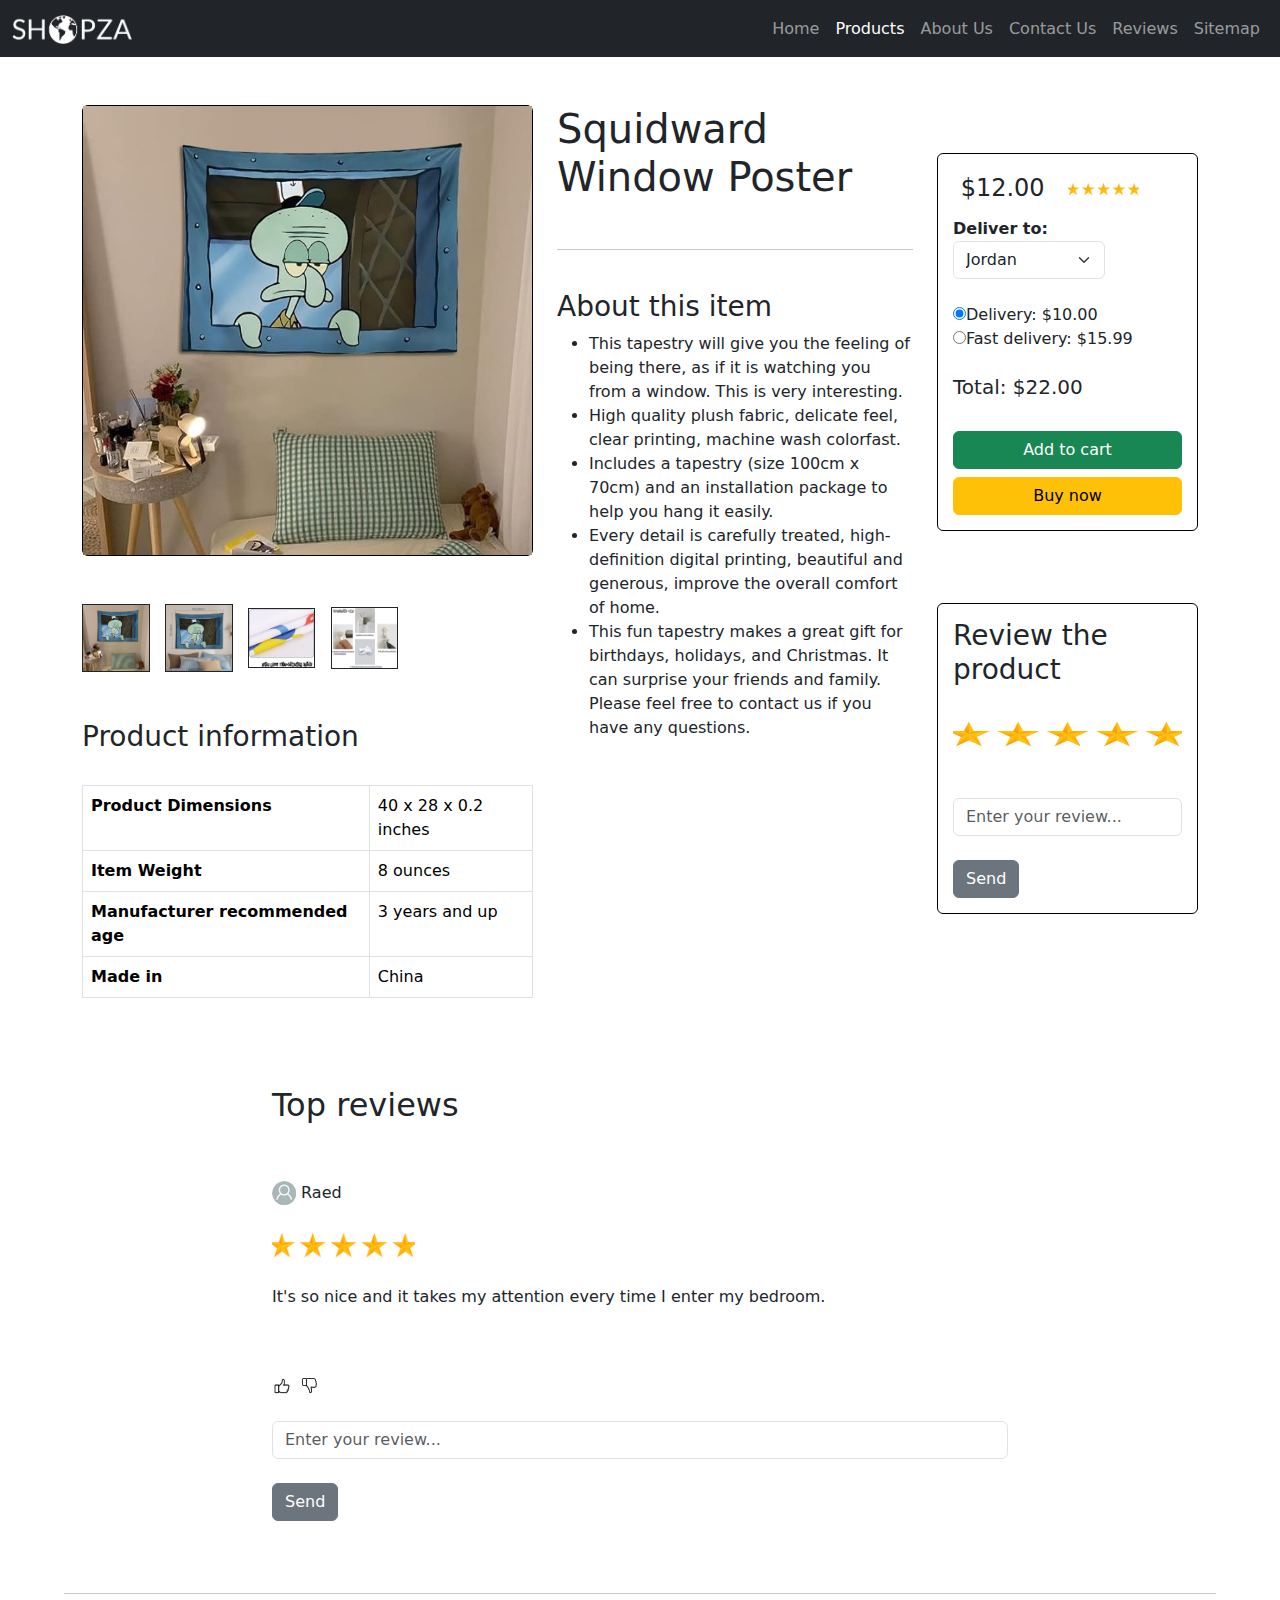
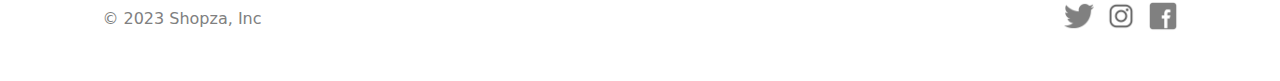
<file: Products/Product2.html>
<!DOCTYPE html>
<html lang="en">

<head>
  <link href="https://cdn.jsdelivr.net/npm/bootstrap@5.1.3/dist/css/bootstrap.min.css" rel="stylesheet">
  <title>Squidward Window Poster</title>
  <link rel="stylesheet" href="../styles.css">

</head>

<body>
<nav class="navbar navbar-expand-lg navbar-dark bg-dark">
    <div class="container-fluid">
      <a class="navbar-brand" href="../index.html">
        <img class="logo" src="../data/white_logo.png" width="120px">
      </a>
      <button class="navbar-toggler" type="button" data-bs-toggle="collapse" data-bs-target="#navbarSupportedContent"
        aria-controls="navbarSupportedContent" aria-expanded="false" aria-label="Toggle navigation">
        <span class="navbar-toggler-icon"></span>
      </button>
      <div class="collapse navbar-collapse" id="navbarSupportedContent">
        <ul class="navbar-nav ms-auto">
          <li class="nav-item">
            <a class="nav-link" aria-current="page" href="../index.html">Home</a>
          </li>
          <li class="nav-item">
            <a class="nav-link active" href="../products.html">Products</a>
          </li>
          <li class="nav-item">
            <a class="nav-link" href="../About us.html">About Us</a>
          </li>
          <li class="nav-item">
            <a class="nav-link" href="../Contact us.html">Contact Us</a>
          </li>
          <li class="nav-item">
            <a class="nav-link" href="../reviews.html">Reviews</a>
          </li>
          <li class="nav-item">
            <a class="nav-link" href="../SiteMap.html">Sitemap</a>
          </li>
        </ul>
      </div>
    </div>
  </nav> <br> <br>  
  <div class="container">
    <div class="row">
      <div class="col-5 ">
        <div class="card" style="border: 1px solid black;"><img src="../Products images/Product 2/Product2_1.jpg"
            width="100%"></div><br><br>
        <img src="../Products images/Product 2/Product2_1.jpg" width="15%" border="1">&nbsp;&nbsp;
        <img src="../Products images/Product 2/Prodcut 2_2.jpg" width="15%" border="1">&nbsp;&nbsp;
        <img src="../Products images/Product 2/Product 2_3.jpg" width="15%" border="1">&nbsp;&nbsp;
        <img src="../Products images/Product 2/Prodcut 2_4.jpg" width="15%" border="1">&nbsp;&nbsp;
        <br><br><br>
        <!--Contact company about this product (Not done)-->
        <h3>Product information</h3><br>
        <table class="table table-bordered" width="100%">
          <tr>
            <th>Product Dimensions </th>
            <td>40 x 28 x 0.2 inches
            </td>
          </tr>
          <tr>
            <th>Item Weight </th>
            <td>8 ounces

            </td>
          </tr>
          <tr>
            <th>Manufacturer recommended age </th>
            <td>3 years and up
            </td>
          </tr>
          <tr>
            <th>Made in</th>
            <td>China
            </td>
          </tr>
        </table>
      </div>
      <div class="col-4">
        <h1>Squidward Window Poster</h1>
        <br>
        <hr><br>

        <h3>About this item</h3>
        <ul>
          <li>This tapestry will give you the feeling of being there,
            as if it is watching you from a window. This is very
            interesting.</li>
          <li>High quality plush fabric, delicate feel,
            clear printing, machine wash colorfast.
          </li>
          <li>Includes a tapestry (size 100cm x 70cm) and an installation
            package to help you hang it easily.
          </li>
          <li>Every detail is carefully treated,
            high-definition digital printing, beautiful and generous,
            improve the overall comfort of home.
          </li>
          <li>This fun tapestry makes a great gift for birthdays,
            holidays, and Christmas.
            It can surprise your friends and family.
            Please feel free to contact us if you have any questions.
          </li>
        </ul>
      </div>
      <div class="col-3"><br><br>
        <div class="card" style="border:1px solid black; padding:15px;">
          <h4>&nbsp;$12.00&nbsp;&nbsp;&nbsp;<img src="../Products images/General images/5 stars rate.png" height="40">
          </h4>
          <form>
            <label><b>Deliver to:</b>
              <select class="form-select" name="DeliverTo">
                <option selected>Jordan</option>
                <option>Syria</option>
                <option>Palestine</option>
                <option>Lebanon</option>
                <option>Iraq</option>
                <option>Egypt</option>
                <option>Saudi Arabia</option>
              </select></label><br><br>
            <label><input type="radio" name="D" checked>Delivery: $10.00</label><br>
            <label><input type="radio" name="D">Fast delivery: $15.99</label><br><br>
            <h5>Total: $22.00</h5><br>
            <div class="d-grid gap-2">
              <button type="button" class="btn btn-success">Add to cart</button>
              <button type="button" class="btn btn-warning">Buy now</button>
            </div>
          </form>
        </div><br><br><br>
        <div class="card" style="border:1px solid black; padding:15px;">
          <h3>Review the product</h3>
          <img src="../Products images/General images/5 stars rate.png" height="80"><br>
          <form>
            <input class="form-control me-2" type="search" placeholder="Enter your review..." aria-label="Search"><br>
            <button type="button" class="btn btn-secondary">Send</button>
          </form>
        </div>
      </div>
    </div><br><br><br>
    <div class="row">
      <div class="col-2"></div>
      <div class="col-8">
        <!--Single user's review-->
        <h2>Top reviews</h2><br><br>
        <label>
          <img src="../Products images/General images/Blank user image.jpeg" height="24"><!--User photo-->
          Raed
        </label><br><!--User's name-->
        <img src="../Products images/General images/5 stars rate.png"
          height="80"><br><!--User's rate of the prodcut by stars-->
        <p>It's so nice and it takes my attention every time I enter my bedroom.</p><br><br>
        <img src="../Products images/General images/Like.png" height="20">&nbsp;&nbsp;<!--like img--><img
          src="../Products images/General images/Dislike.png" height="15"><br><br><!--dislike img-->
        <!--*********************-->
        <form id="WriteReview">
          <input class="form-control me-2" type="search" placeholder="Enter your review..." aria-label="Search"><br>
          <button type="button" class="btn btn-secondary">Send</button>
        </form><br><br><br>
      </div>
    </div>
  </div>
  <footer>
    <hr>
    <p>&COPY; 2023 Shopza, Inc</p>
    <div>
      <img src="../data/twitter-512.png" alt="twitter" onclick="window.location.href = 'https://www.twitter.com/'">
      <img src="../data/instagram.png" alt="instagram" onclick="window.location.href = 'https://www.instagram.com/'">
      <img src="../data/facebook.png" alt="facebook" onclick="window.location.href = 'https://www.facebook.com/'"
        style="margin-right: 8%;">
    </div>
  </footer>

  <script src="https://cdn.jsdelivr.net/npm/bootstrap@5.1.3/dist/js/bootstrap.bundle.min.js"></script>
</body>

</html>
</file>
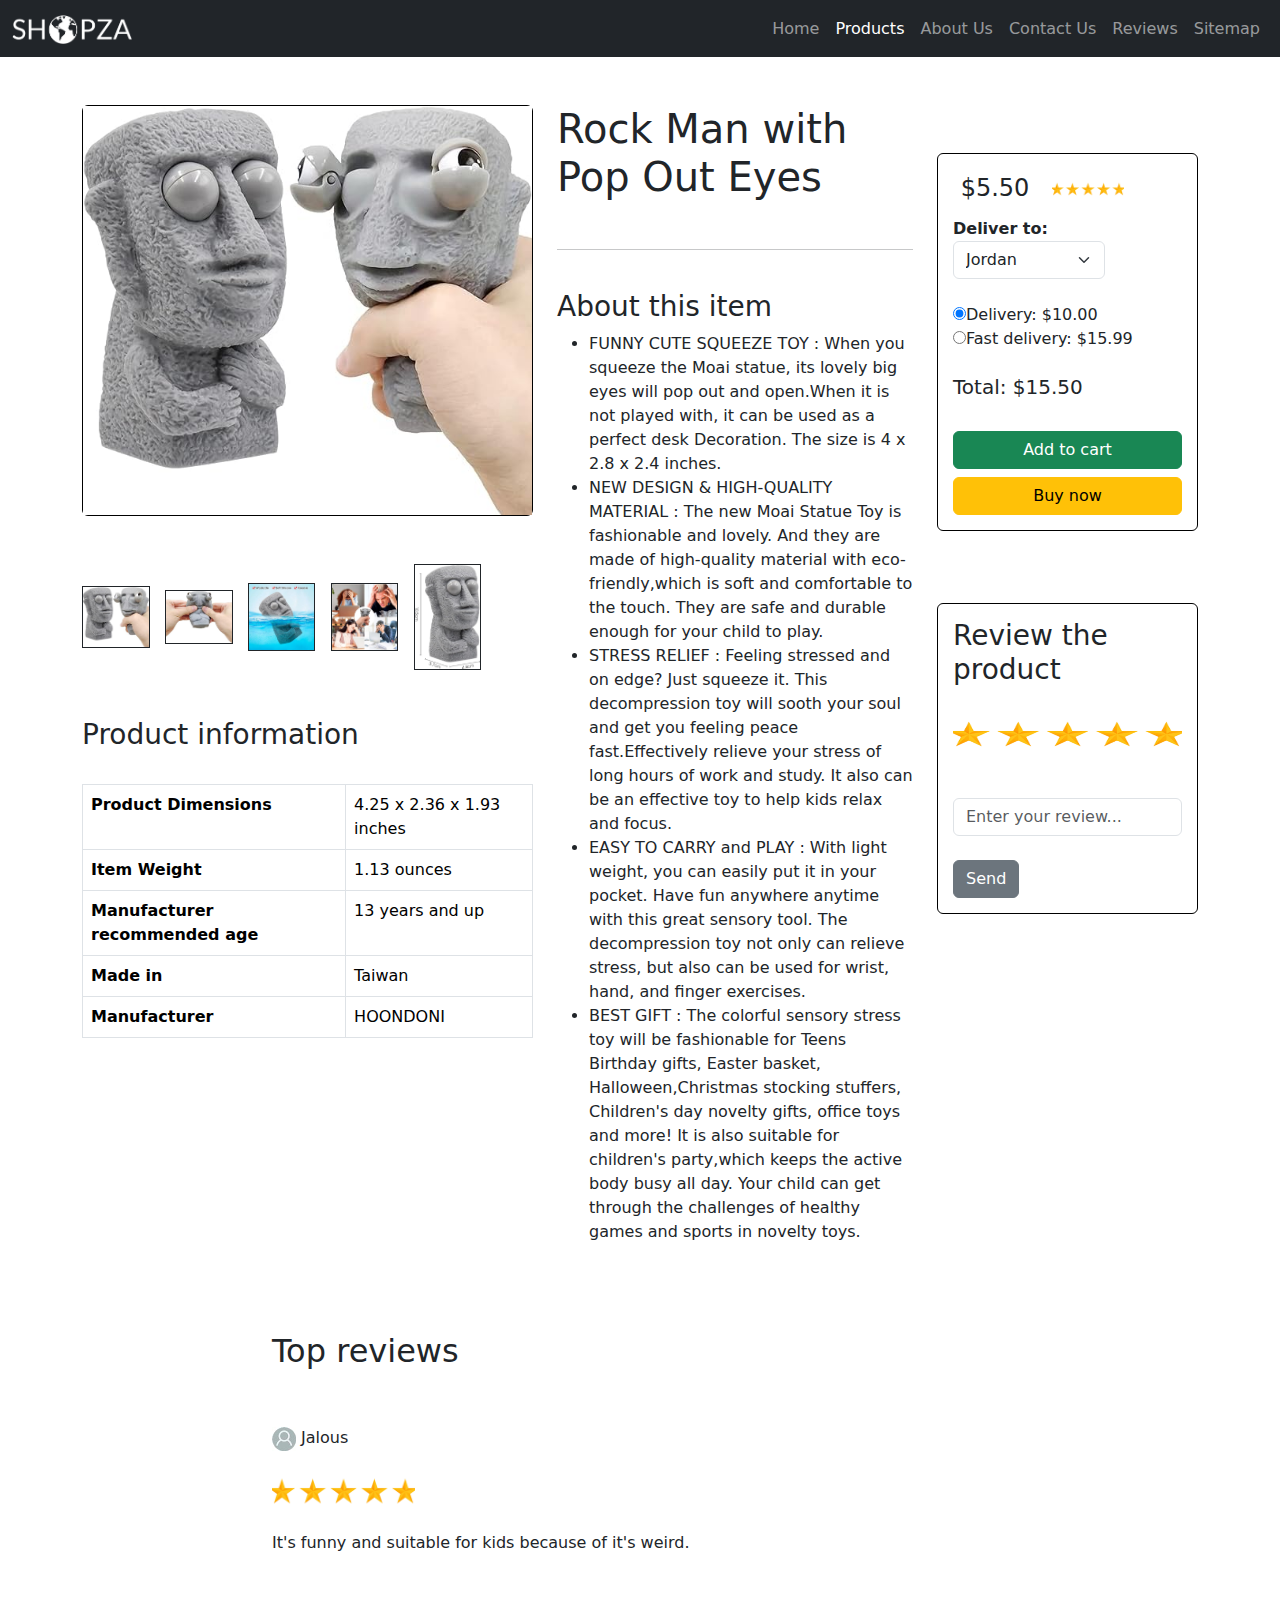
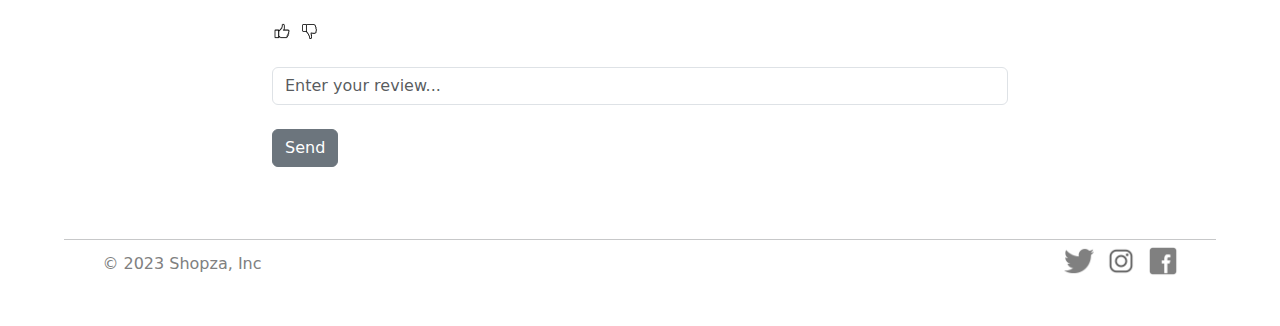
<file: Products/Product3.html>
<!DOCTYPE html>
<html lang="en">

<head>
  <link href="https://cdn.jsdelivr.net/npm/bootstrap@5.1.3/dist/css/bootstrap.min.css" rel="stylesheet">
  <link rel="stylesheet" href="../styles.css">
  <title>Rock Man with Pop Out Eyes</title>
</head>

<body>
  <nav class="navbar navbar-expand-lg navbar-dark bg-dark">
    <div class="container-fluid">
      <a class="navbar-brand" href="../index.html">
        <img class="logo" src="../data/white_logo.png" width="120px">
      </a>
      <button class="navbar-toggler" type="button" data-bs-toggle="collapse" data-bs-target="#navbarSupportedContent"
        aria-controls="navbarSupportedContent" aria-expanded="false" aria-label="Toggle navigation">
        <span class="navbar-toggler-icon"></span>
      </button>
      <div class="collapse navbar-collapse" id="navbarSupportedContent">
        <ul class="navbar-nav ms-auto">
          <li class="nav-item">
            <a class="nav-link" aria-current="page" href="../index.html">Home</a>
          </li>
          <li class="nav-item">
            <a class="nav-link active" href="../products.html">Products</a>
          </li>
          <li class="nav-item">
            <a class="nav-link" href="../About us.html">About Us</a>
          </li>
          <li class="nav-item">
            <a class="nav-link" href="../Contact us.html">Contact Us</a>
          </li>
          <li class="nav-item">
            <a class="nav-link" href="../reviews.html">Reviews</a>
          </li>
          <li class="nav-item">
            <a class="nav-link" href="../SiteMap.html">Sitemap</a>
          </li>
        </ul>
      </div>
    </div>
  </nav> <br> <br>  
  <div class="container">
    <div class="row">
      <div class="col-5 ">
        <div class="card" style="border: 1px solid black;"><img src="../Products images/Product 3/Product 3_1.jpg"
            width="100%"></div><br><br>
        <img src="../Products images/Product 3/Product 3_1.jpg" width="15%" border="1">&nbsp;&nbsp;
        <img src="../Products images/Product 3/Product 3_2.jpg" width="15%" border="1">&nbsp;&nbsp;
        <img src="../Products images/Product 3/Product 3_3.jpg" width="15%" border="1">&nbsp;&nbsp;
        <img src="../Products images/Product 3/Product 3_4.jpg" width="15%" border="1">&nbsp;&nbsp;
        <img src="../Products images/Product 3/Product 3_5.jpg" width="15%" border="1">&nbsp;&nbsp;

        <br><br><br>
        <!--Contact company about this product (Not done)-->
        <h3>Product information</h3><br>
        <table class="table table-bordered" width="100%">
          <tr>
            <th>Product Dimensions </th>
            <td>4.25 x 2.36 x 1.93 inches
            </td>
          </tr>
          <tr>
            <th>Item Weight </th>
            <td>1.13 ounces

            </td>
          </tr>
          <tr>
            <th>Manufacturer recommended age </th>
            <td>13 years and up
            </td>
          </tr>
          <tr>
            <th>Made in</th>
            <td>Taiwan
            </td>
          </tr>
          <tr>
            <th>Manufacturer</th>
            <td>HOONDONI</td>
          </tr>
        </table>
      </div>
      <div class="col-4">
        <h1>Rock Man with Pop Out Eyes</h1>
        <br>
        <hr><br>

        <h3>About this item</h3>
        <ul>
          <li>FUNNY CUTE SQUEEZE TOY : When you squeeze the Moai statue,
            its lovely big eyes will pop out and open.When it is not
            played with, it can be used as a perfect desk Decoration.
            The size is 4 x 2.8 x 2.4 inches.</li>
          <li>NEW DESIGN & HIGH-QUALITY MATERIAL :
            The new Moai Statue Toy is fashionable and lovely.
            And they are made of high-quality material with
            eco-friendly,which is soft and comfortable to the touch.
            They are safe and durable enough for your child to play.</li>
          <li>STRESS RELIEF : Feeling stressed and on edge? Just squeeze it. This decompression toy will sooth your soul
            and get you feeling peace fast.Effectively relieve your stress of long hours of work and study. It also can
            be an effective toy to help kids relax and focus.</li>
          <li>EASY TO CARRY and PLAY : With light weight, you can easily put it in your pocket. Have fun anywhere
            anytime with this great sensory tool. The decompression toy not only can relieve stress, but also can be
            used for wrist, hand, and finger exercises.</li>
          <li>BEST GIFT : The colorful sensory stress toy will be fashionable for Teens Birthday gifts, Easter basket,
            Halloween,Christmas stocking stuffers, Children's day novelty gifts, office toys and more! It is also
            suitable for children's party,which keeps the active body busy all day. Your child can get through the
            challenges of healthy games and sports in novelty toys.</li>
        </ul>
      </div>
      <div class="col-3"><br><br>
        <div class="card" style="border:1px solid black; padding:15px;">
          <h4>&nbsp;$5.50&nbsp;&nbsp;&nbsp;<img src="../Products images/General images/5 stars rate.png" height="40">
          </h4>
          <form>
            <label><b>Deliver to:</b>
              <select class="form-select" name="DeliverTo">
                <option selected>Jordan</option>
                <option>Syria</option>
                <option>Palestine</option>
                <option>Lebanon</option>
                <option>Iraq</option>
                <option>Egypt</option>
                <option>Saudi Arabia</option>
              </select></label><br><br>
            <label><input type="radio" name="D" checked>Delivery: $10.00</label><br>
            <label><input type="radio" name="D">Fast delivery: $15.99</label><br><br>
            <h5>Total: $15.50</h5><br>
            <div class="d-grid gap-2">
              <button type="button" class="btn btn-success">Add to cart</button>
              <button type="button" class="btn btn-warning">Buy now</button>
            </div>
          </form>
        </div><br><br><br>
        <div class="card" style="border:1px solid black; padding:15px;">
          <h3>Review the product</h3>
          <img src="../Products images/General images/5 stars rate.png" height="80"><br>
          <form>
            <input class="form-control me-2" type="search" placeholder="Enter your review..." aria-label="Search"><br>
            <button type="button" class="btn btn-secondary">Send</button>
          </form>
        </div>
      </div>
    </div><br><br><br>
    <div class="row">
      <div class="col-2"></div>
      <div class="col-8">
        <!--Single user's review-->
        <h2>Top reviews</h2><br><br>
        <label>
          <img src="../Products images/General images/Blank user image.jpeg" height="24"><!--User photo-->
          Jalous
        </label><br><!--User's name-->
        <img src="../Products images/General images/5 stars rate.png"
          height="80"><br><!--User's rate of the prodcut by stars-->
        <p>It's funny and suitable for kids because of it's weird.</p><br><br>
        <img src="../Products images/General images/Like.png" height="20">&nbsp;&nbsp;<!--like img--><img
          src="../Products images/General images/Dislike.png" height="15"><br><br><!--dislike img-->
        <!--*********************-->
        <form id="WriteReview">
          <input class="form-control me-2" type="search" placeholder="Enter your review..." aria-label="Search"><br>
          <button type="button" class="btn btn-secondary">Send</button>
        </form><br><br><br>
      </div>
    </div>
  </div>
  <footer>
    <hr>
    <p>&COPY; 2023 Shopza, Inc</p>
    <div>
      <img src="../data/twitter-512.png" alt="twitter" onclick="window.location.href = 'https://www.twitter.com/'">
      <img src="../data/instagram.png" alt="instagram" onclick="window.location.href = 'https://www.instagram.com/'">
      <img src="../data/facebook.png" alt="facebook" onclick="window.location.href = 'https://www.facebook.com/'"
        style="margin-right: 8%;">
    </div>
  </footer>

  <script src="https://cdn.jsdelivr.net/npm/bootstrap@5.1.3/dist/js/bootstrap.bundle.min.js"></script>
</body>

</html>
</file>
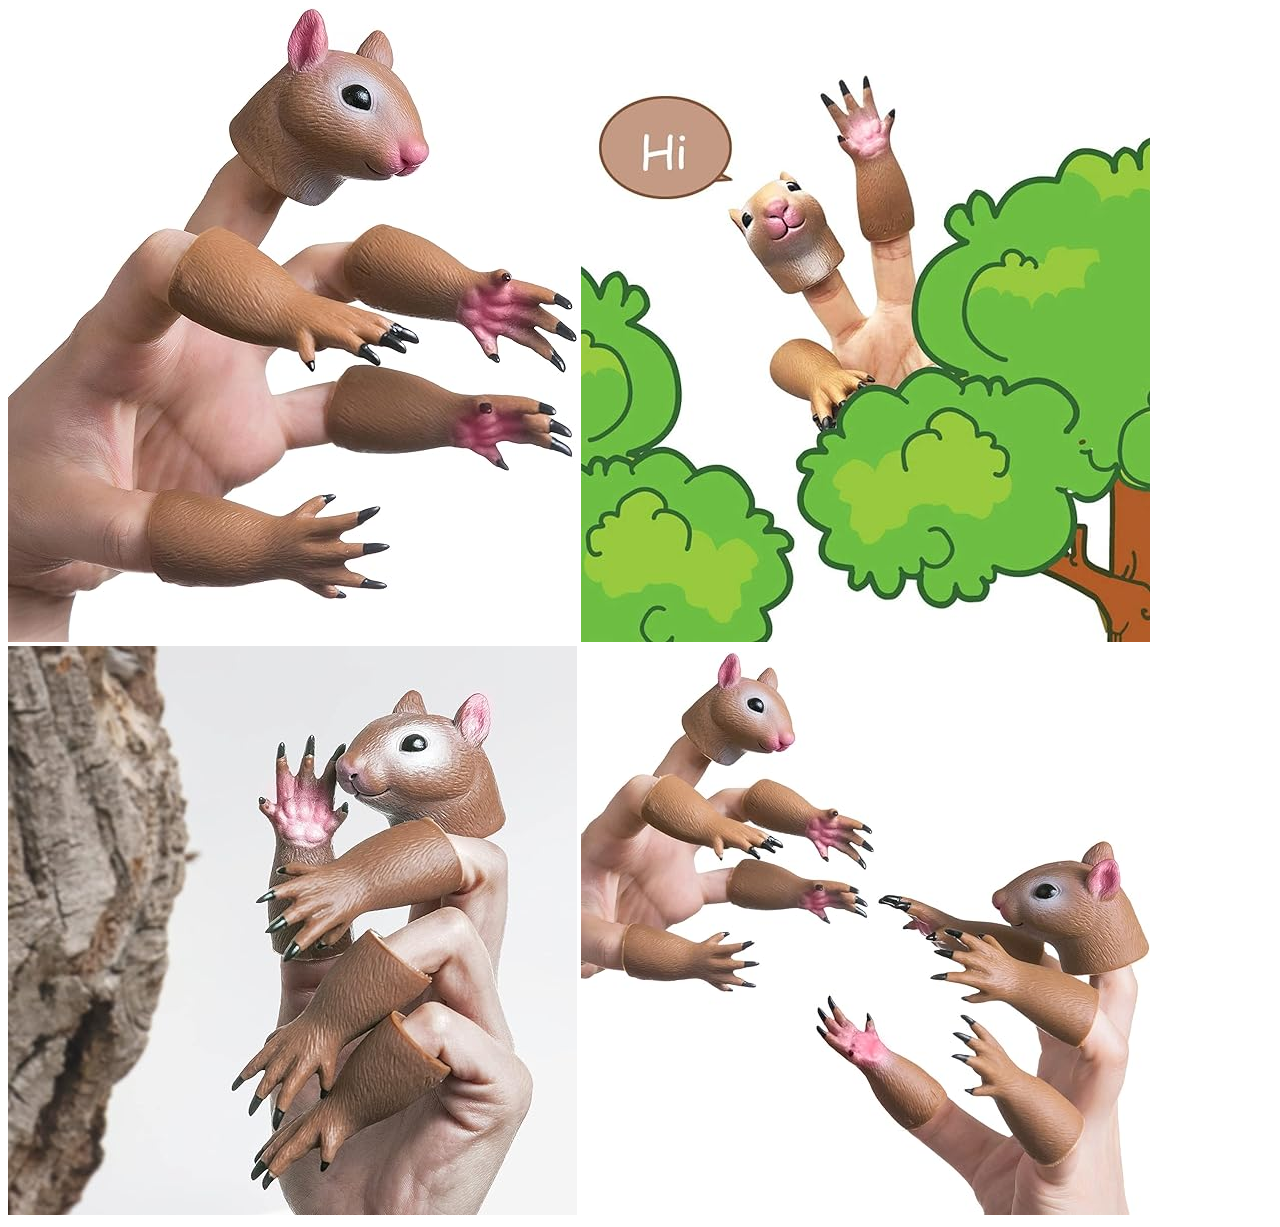
<file: Products images/Product 1/Product1.html>
<!DOCTYPE html>
<html lang="en">
<head>
    
</head>
<body>
    <img src="Product 1_1.jpg">
    <img src="Product 1_2.jpg">
    <img src="Product 1_3.jpg">
    <img src="Product 1_4.jpg">
</body>
</html>
</file>
<file: styles.css>
.carsouel-text {
  color: white;
}

.c-item {
  height: 300px;
}

.featureCard:hover {
  transform: scale(1.03);
  filter: brightness(0.9);
}

.cardset h2 {
  font-size: 120px;
  text-align: center;
}

.cardset {
  margin-top: 180px;
}

.first {
  display: inline;
}

.c-img {
  height: 100%;
  filter: brightness(0.8);
}

/*Testimonials code*/
.review {
  border: 2px solid #ccc;
  background-color: #eee;
  border-radius: 5px;
  padding: 16px;
  margin: 16px 0px;
}

.review::after {
  content: "";
  clear: both;
  display: table;
}

.review img {
  float: left;
  margin-right: 20px;
  border-radius: 50%;
}

.review span {
  font-size: 20px;
  margin-right: 15px;
}

@media (max-width: 500px) {
  .review {
    text-align: center;
  }

  .review img {
    margin: auto;
    float: none;
    display: block;
  }
}

.newrev {
  margin-top: 2%;
}

h1.title {
  text-align: center;
  margin-top: 5%;
  text-decoration-line: underline;
  text-decoration-color: grey;
}

/*End of testimonials code*/

/*Footer Styling*/
footer {
  margin-bottom: 20px;
  left: 0px;
  bottom: 0px;
  width: 100%;
  background-color: transparent;
}

footer > p {
  display: inline;
  text-align: left;
  margin-left: 8%;
  color: grey;
}

footer > hr {
  margin: auto 5% 1%;
}

footer > div {
  display: flex;
  height: 30px;
  justify-content: flex-end;
}

footer > div > img {
  width: 30px;
  margin-right: 12px;
  transform: translateY(-100%);
}
/*Footer Styling*/

footer img:hover {
  cursor: pointer;
}
</file>
<file: chatbot.css>
@import url('https://fonts.googleapis.com/css2?family=Poppins:wght@400;500;600&display=swap');
* {
  margin: 0;
  padding: 0;
  box-sizing: border-box;
}

.chatbox {
  font-family: "Poppins", sans-serif;

}

.chatbot-toggler {
  position: fixed;
  bottom: 30px;
  right: 35px;
  outline: none;
  border: none;
  height: 50px;
  width: 50px;
  display: flex;
  cursor: pointer;
  align-items: center;
  justify-content: center;
  border-radius: 50%;
  background: #e84a4a;
  transition: all 0.2s ease;
}
body.show-chatbot .chatbot-toggler {
  transform: rotate(90deg);
}
.chatbot-toggler span {
  color: #fff;
  position: absolute;
}
.chatbot-toggler span:last-child,
body.show-chatbot .chatbot-toggler span:first-child  {
  opacity: 0;
}
body.show-chatbot .chatbot-toggler span:last-child {
  opacity: 1;
}
.chatbot {
  position: fixed;
  right: 35px;
  bottom: 90px;
  height: 500px;
  width: 420px;
  background: #fff;
  border-radius: 15px;
  overflow:hidden;
  opacity: 0;
  pointer-events: none;
  transform: scale(0.5);
  transform-origin: bottom right;
  box-shadow: 0 0 128px 0 rgba(0,0,0,0.1),
              0 32px 64px -48px rgba(0,0,0,0.5);
  transition: all 0.1s ease;
}
body.show-chatbot .chatbot {
  opacity: 1;
  pointer-events: auto;
  transform: scale(1);
}
.chatbot header {
  padding: 16px 0;
  position: relative;
  text-align: center;
  color: #fff;
  background: #e84a4a;
  box-shadow: 0 2px 10px rgba(0,0,0,0.1);
}
.chatbot header span {
  position: absolute;
  right: 15px;
  top: 50%;
  display: none;
  cursor: pointer;
  transform: translateY(-50%);
}
header h2 {
  font-size: 1.4rem;
}
.chatbot .chatbox {
  overflow-y: auto;
  height: 510px;
  padding: 30px 20px 100px;
}
.chatbot :where(.chatbox, textarea)::-webkit-scrollbar {
  width: 6px;
}
.chatbot :where(.chatbox, textarea)::-webkit-scrollbar-track {
  background: #fff;
  border-radius: 25px;
}
.chatbot :where(.chatbox, textarea)::-webkit-scrollbar-thumb {
  background: #ccc;
  border-radius: 25px;
}
.chatbox .chat {
  display: flex;
  list-style: none;
}
.chatbox .outgoing {
  margin: 20px 0;
  justify-content: flex-end;
}
.chatbox .incoming span {
  width: 32px;
  height: 32px;
  color: #fff;
  cursor: default;
  text-align: center;
  line-height: 32px;
  align-self: flex-end;
  background: #e84a4a;
  border-radius: 4px;
  margin: 0 10px 7px 0;
}
.chatbox .chat p {
  white-space: pre-wrap;
  padding: 12px 16px;
  border-radius: 10px 10px 0 10px;
  max-width: 75%;
  color: #fff;
  font-size: 0.95rem;
  background: #e84a4a;
}
.chatbox .incoming p {
  border-radius: 10px 10px 10px 0;
}
.chatbox .chat p.error {
  color: #721c24;
  background: #f8d7da;
}
.chatbox .incoming p {
  color: #000;
  background: #f2f2f2;
}
.chatbot .chat-input {
  display: flex;
  gap: 5px;
  position: absolute;
  bottom: 0;
  width: 100%;
  background: #fff;
  padding: 3px 20px;
  border-top: 1px solid #ddd;
}
.chat-input textarea {
  height: 55px;
  width: 100%;
  border: none;
  outline: none;
  resize: none;
  max-height: 180px;
  padding: 15px 15px 15px 0;
  font-size: 0.95rem;
}
.chat-input span {
  align-self: flex-end;
  color: #724ae8;
  cursor: pointer;
  height: 55px;
  display: flex;
  align-items: center;
  visibility: hidden;
  font-size: 1.35rem;
}
.chat-input textarea:valid ~ span {
  visibility: visible;
}
@media (max-width: 490px) {
  .chatbot-toggler {
    right: 20px;
    bottom: 20px;
  }
  .chatbot {
    right: 0;
    bottom: 0;
    height: 100%;
    border-radius: 0;
    width: 100%;
  }
  .chatbot .chatbox {
    height: 90%;
    padding: 25px 15px 100px;
  }
  .chatbot .chat-input {
    padding: 5px 15px;
  }
  .chatbot header span {
    display: block;
  }
}
</file>
